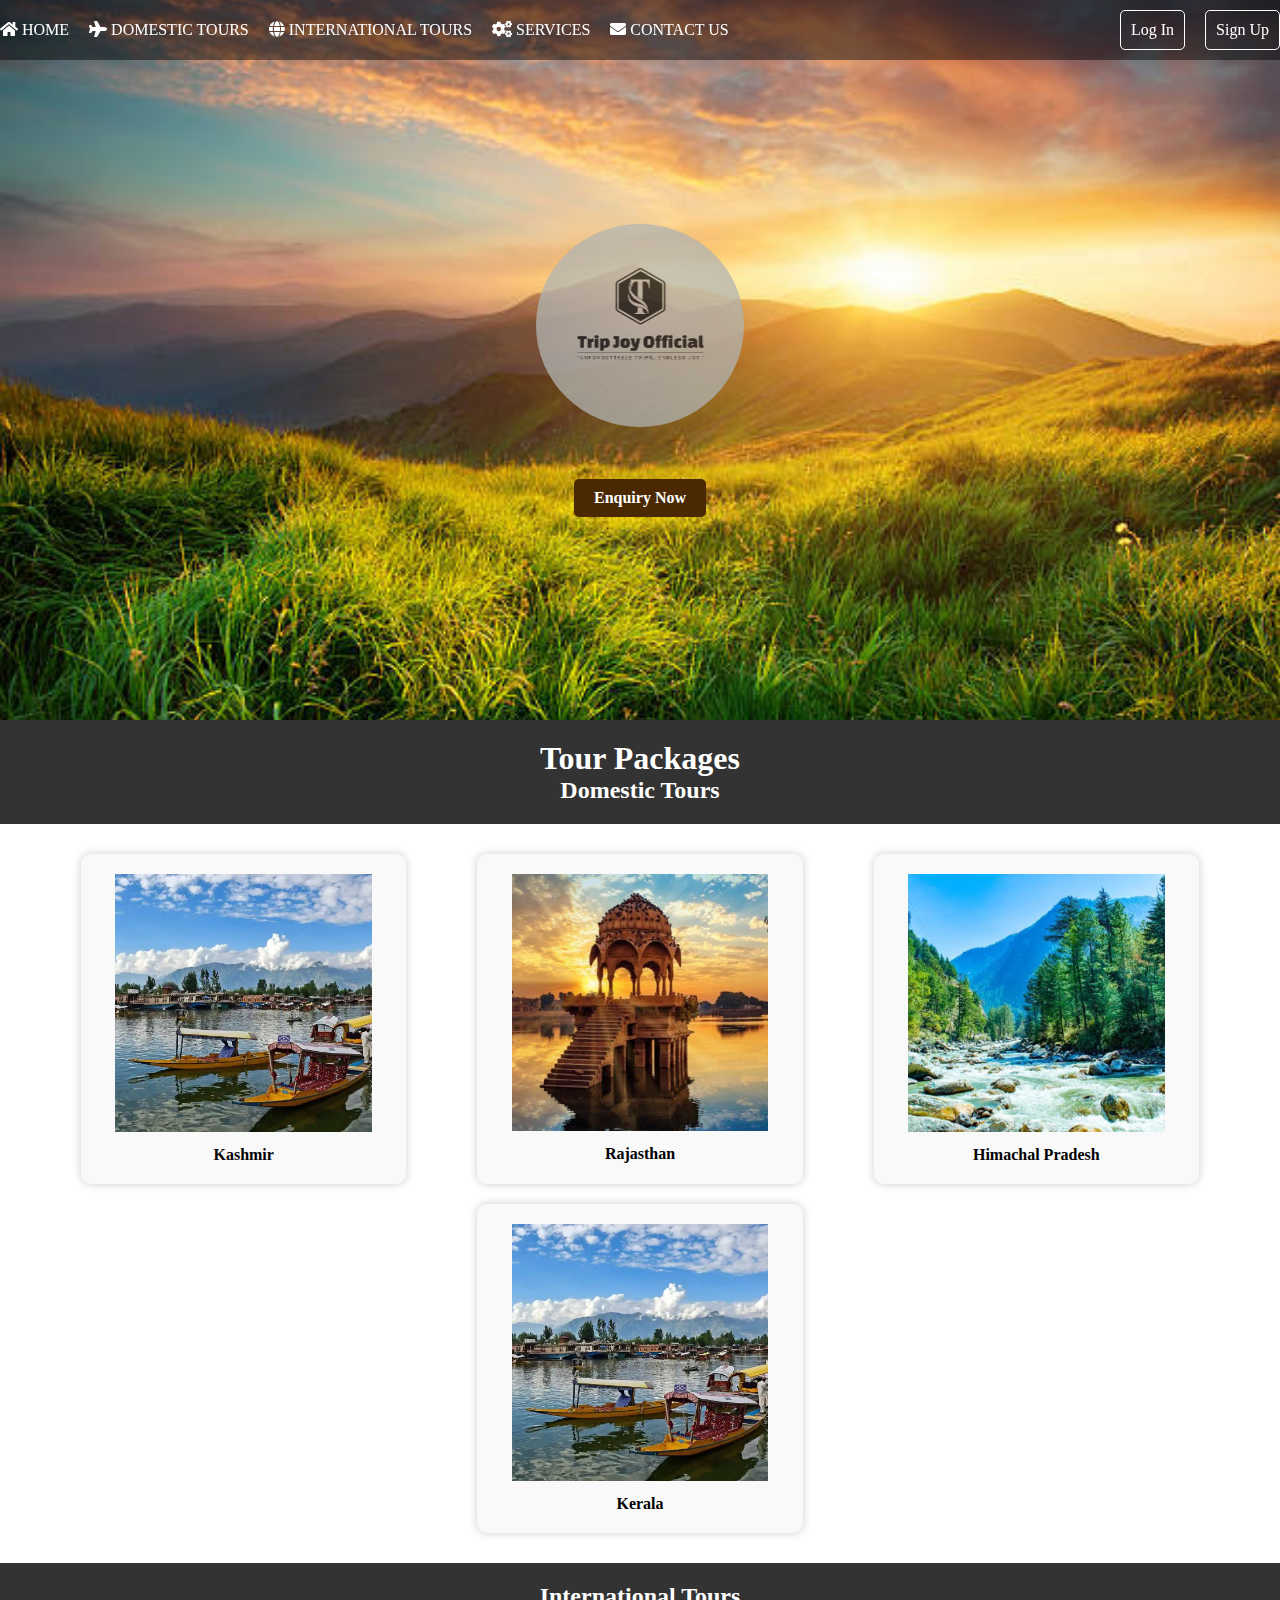
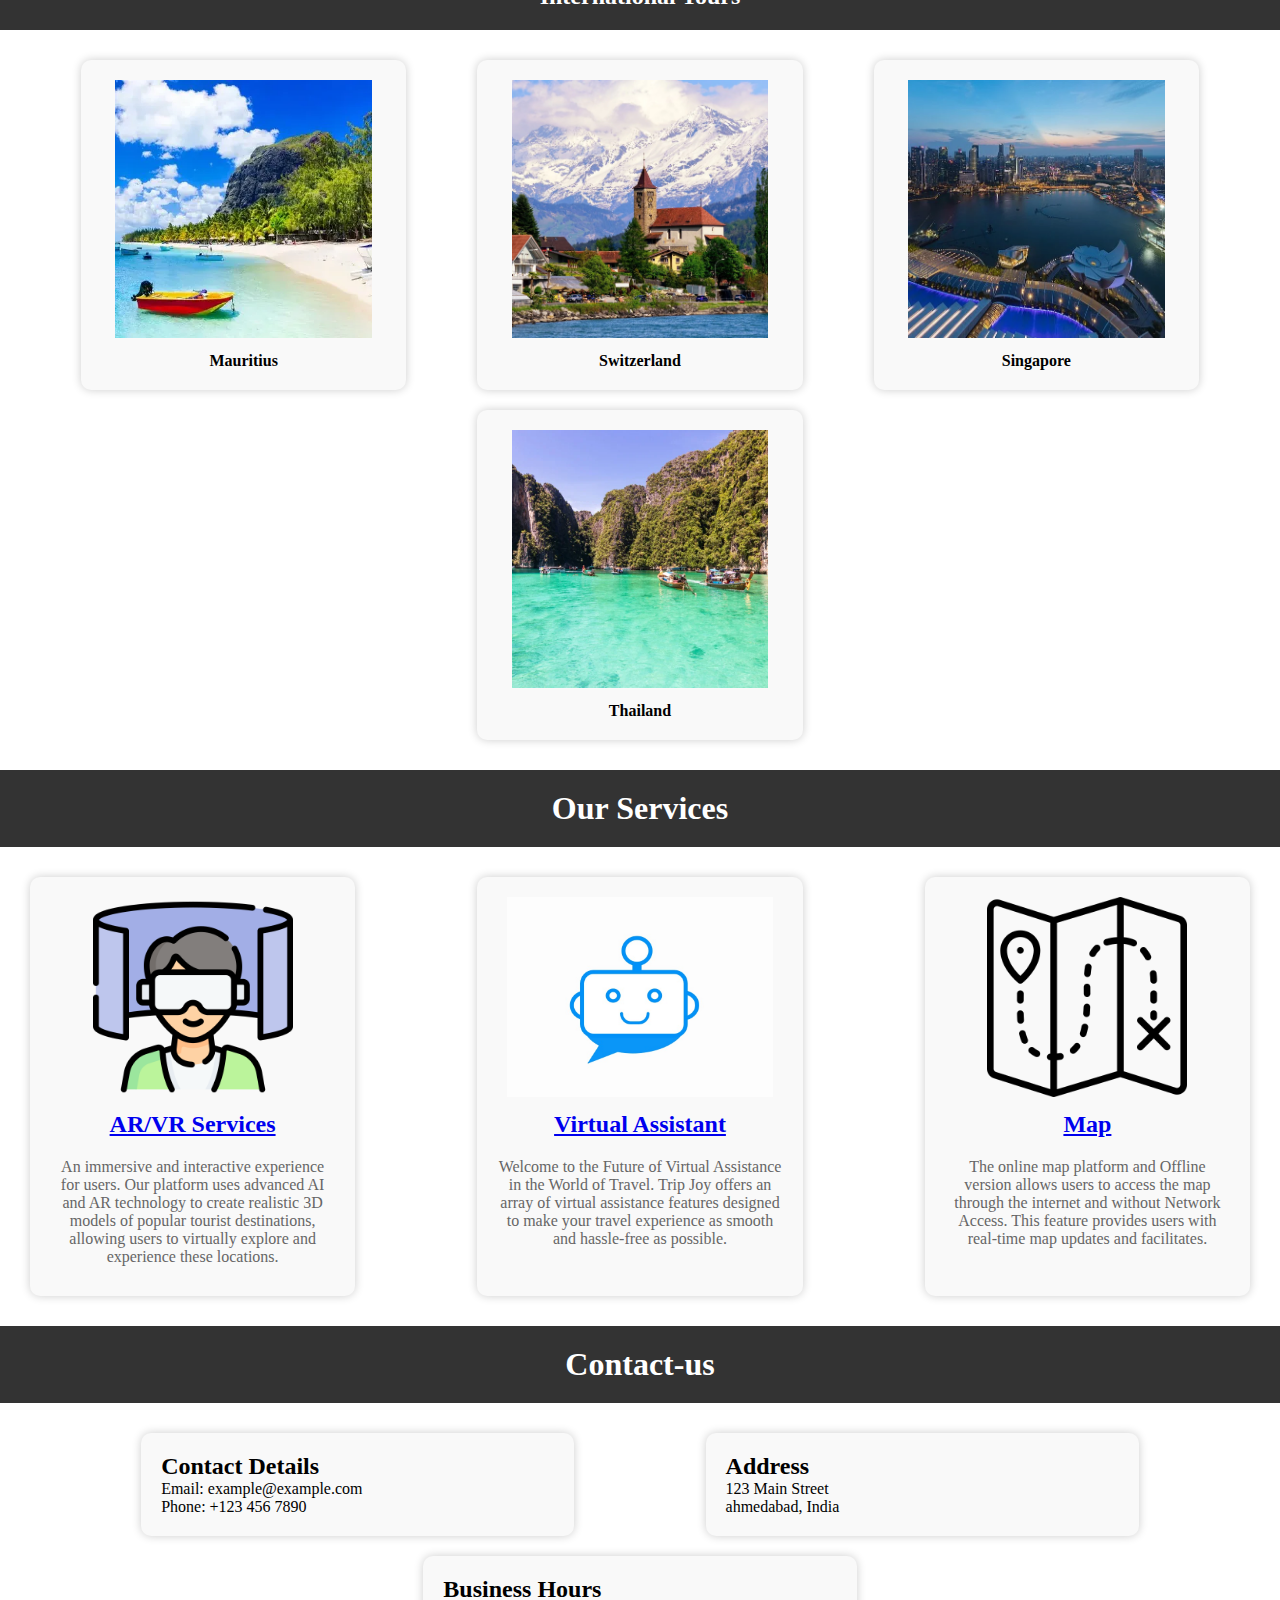
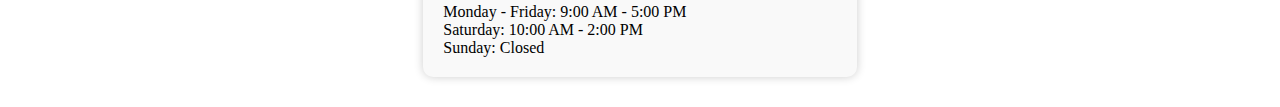
<file: miniproject/index.html>
<!DOCTYPE html>
<html lang="en">

<head>
    <meta charset="UTF-8">
    <meta name="viewport" content="width=device-width, initial-scale=1.0">
    <title>Trip Joy Official</title>
    <link rel="icon" href="\images\T logo.png" type="image/x-icon">
    <link rel="stylesheet" href="style.css">
    <link href="https://cdn.jsdelivr.net/npm/bootstrap@5.3.2/dist/css/bootstrap.min.css" rel="stylesheet"
        integrity="sha384-T3c6CoIi6uLrA9TneNEoa7RxnatzjcDSCmG1MXxSR1GAsXEV/Dwwykc2MPK8M2HN" crossorigin="anonymous">
    <link rel="preconnect" href="https://static3.jdomni.in">
    <link rel="dns-prefetch" href="https://static1.jdomni.in">
    <link rel="dns-prefetch" href="https://static2.jdomni.in">
    <link rel="dns-prefetch" href="https://static3.jdomni.in">
    <link rel="dns-prefetch" href="https://image1.jdomni.in">
    <link rel="dns-prefetch" href="https://image2.jdomni.in">
    <link rel="dns-prefetch" href="https://image3.jdomni.in">
    <link rel="dns-prefetch" href="https://api1.jdomni.com">
    <link rel="dns-prefetch" href="https://api2.jdomni.com">
    <link rel="dns-prefetch" href="https://api3.jdomni.com">
    <link rel="dns-prefetch" href="&ZeroWidthSpace;https://fonts.gstatic.com">
    <link rel="stylesheet" href="https://cdnjs.cloudflare.com/ajax/libs/font-awesome/5.15.3/css/all.min.css">

</head>

<body>

    <div id="chat-widget-container">
        <!-- <iframe
            src="https://www.chatbase.co/chatbot-iframe/bBC3wwdOtHxNrIZ7kbcic"
            frameborder="0"
        ></iframe> -->
    
          <script>
            window.embeddedChatbotConfig = {
                chatbotId: "bBC3wwdOtHxNrIZ7kbcic",
                domain: "www.chatbase.co"
            };     
        </script> 
        <script src="https://www.chatbase.co/embed.min.js" chatbotId="" domain="www.chatbase.co" defer></script>
    </div>
    
  
    
    

    <div class="hero">
        <div class="main">
            <nav class="navbar" id="myNav">
                <div class="mobile-menu-toggle">
                    <i class="fas fa-bars"></i>
                </div>
                <ul class="menu">
                    <li><a href="index.html"><i class="fas fa-home"></i> HOME</a></li>
                    <li><a href="#1"><i class="fas fa-plane"></i> DOMESTIC TOURS</a></li>
                    <li><a href="#2"><i class="fas fa-globe"></i> INTERNATIONAL TOURS</a></li>
                    <li><a href="#3"><i class="fas fa-cogs"></i> SERVICES</a></li>
                   
                    <li><a href="#4"><i class="fas fa-envelope"></i> CONTACT US</a></li>
                </ul>

                <div class="user-buttons">
                    <a href="login.html" class="login-button">Log In</a>
                    <a href="signup.html" class="signup-button">Sign Up</a>
                </div>
            </nav>
        </div>
        <div class="hero-content">
            <img src="images\T logo.png" alt="Your Logo">
           <div> 
            <a href="enquiry.html" class="enquiry-button">Enquiry Now</a>
           </div>
        </div>

    </div>

    <div id="1">
        <header>
            <h1>Tour Packages</h1>
            <h2>Domestic Tours</h2>
        </header>
        <section class="tour-packages ">
            <div class="package ">
                <a href="kasmir.html">
                    <img src="images\kashmir.jpeg" alt="Kashmir">
                </a>
               
                <p>Kashmir</p>
            </div>
            <div class="package">
                <a href="rajasthan.html"><img src="images\Rajasthan.webp" alt="Rajasthan"></a>
                
                <p>Rajasthan</p>
            </div>
            <div class="package">
                <a href="himachal.html"><img src="images\HImachal.jpg" alt="Himachal Pradesh"></a>
                
                <p>Himachal Pradesh</p>
            </div>
            <div class="package">
                <a href="kerala.html"><img src="images\kashmir.jpeg" alt="Kerala"></a>
                
                <p>Kerala</p>
            </div>
        </section>
    </div>


    <div id="2">
        <header>

            <h2>International Tours</h2>
        </header>
        <section class="tour-packages">
            <div class="package">
                <a href="mauritius.html"> <img src="images\Mauritius.webp" alt="Mauritius"></a>
               
                <p>Mauritius</p>
            </div>
            <div class="package">
                <a href="switzerland.html"><img src="images\Switzerland.webp" alt="Switzerland"></a>
                
                <p>Switzerland</p>
            </div>
            <div class="package">
                <a href="singapore.html"><img src="images\Singapore.webp" alt="Singapore"></a>
                
                <p>Singapore</p>
            </div>
            <div class="package">
                <a href="thailand.html"><img src="images\Thailand.webp" alt="Thailand"></a>
                
                <p>Thailand</p>
            </div>
        </section>
    </div>


    <div id="3">

        <header>
            <h1>Our Services</h1>
        </header>
        <section class="services">
            <div class="service-card">
                <a href="https://arvr.google.com/"><img src="images\virtual-tour.png" alt="AR/VR Services">
                <h2>AR/VR Services</h2></a>
                
                <p class="text-body-emphasis fs-8">An immersive and interactive experience for users. Our platform uses advanced AI and AR technology to create realistic 3D models of popular tourist destinations, allowing users to virtually explore and experience these locations.</p>
            </div>
            
            <!-- <div class="service-card">
                <a href="#"><img src="images\Air Ticket Agent.webp" alt="Air Ticket Agent">
                
                <h2>Air Ticket Agent</h2></a>
                <p>Lorem ipsum dolor sit amet, consectetur adipiscing elit. Nullam auctor ex in mi dapibus, vel dictum
                    nisl tempus.</p>
            </div> -->
            <div class="service-card ">
                <a href="chat_html.html"><img src="images\VIrtual Assistance.jpeg" alt="Virtual Assistant">
                
                <h2>Virtual Assistant</h2></a>
                <p class="text-body-emphasis fs-8">Welcome to the Future of Virtual Assistance in the World of Travel. Trip Joy offers an array of virtual assistance features designed to make your travel experience as smooth and hassle-free as possible. </p>
            </div>

            <div class="service-card ">
                <a href="https://www.google.com/maps/place/Mauritius/@-15.4739651,35.6831257,4.68z/data=!4m6!3m5!1s0x217c504df94474c9:0x4203d9c2116bd031!8m2!3d-20.348404!4d57.552152!16zL20vMDR2czk?entry=ttu"><img src="images\map.png" alt="Virtual Assistant">
                <h2>Map</h2></a>
                
                <p class="text-body-emphasis fs-8">The online map platform  and Offline version allows users to access the map through the internet and without Network Access. This feature provides users with real-time map updates and facilitates.
                     
                </p>
            </div>
        </section>


    </div>
    <div id="4">
        <header>
            <h1>Contact-us</h1>
        </header>
        <div class="contact-container container-fluid ">

            <div class="contact-details ">
                <h2>Contact Details</h2>
                <p>Email: example@example.com</p>
                <p>Phone: +123 456 7890</p>
            </div>
            <div class="address ">
                <h2>Address</h2>
                <p>123 Main Street</p>
                <p>ahmedabad, India</p>
            </div>
            <div class="business-hours">
                <h2>Business Hours</h2>
                <p>Monday - Friday: 9:00 AM - 5:00 PM</p>
                <p>Saturday: 10:00 AM - 2:00 PM</p>
                <p>Sunday: Closed</p>
            </div>
        </div>

    </div>


   
    

    <script src="SCRIPT.JS"></script>
    <script src="https://cdn.jsdelivr.net/npm/bootstrap@5.3.2/dist/js/bootstrap.bundle.min.js"
        integrity="sha384-C6RzsynM9kWDrMNeT87bh95OGNyZPhcTNXj1NW7RuBCsyN/o0jlpcV8Qyq46cDfL"
        crossorigin="anonymous"></script>
</body>

</html>
</file>
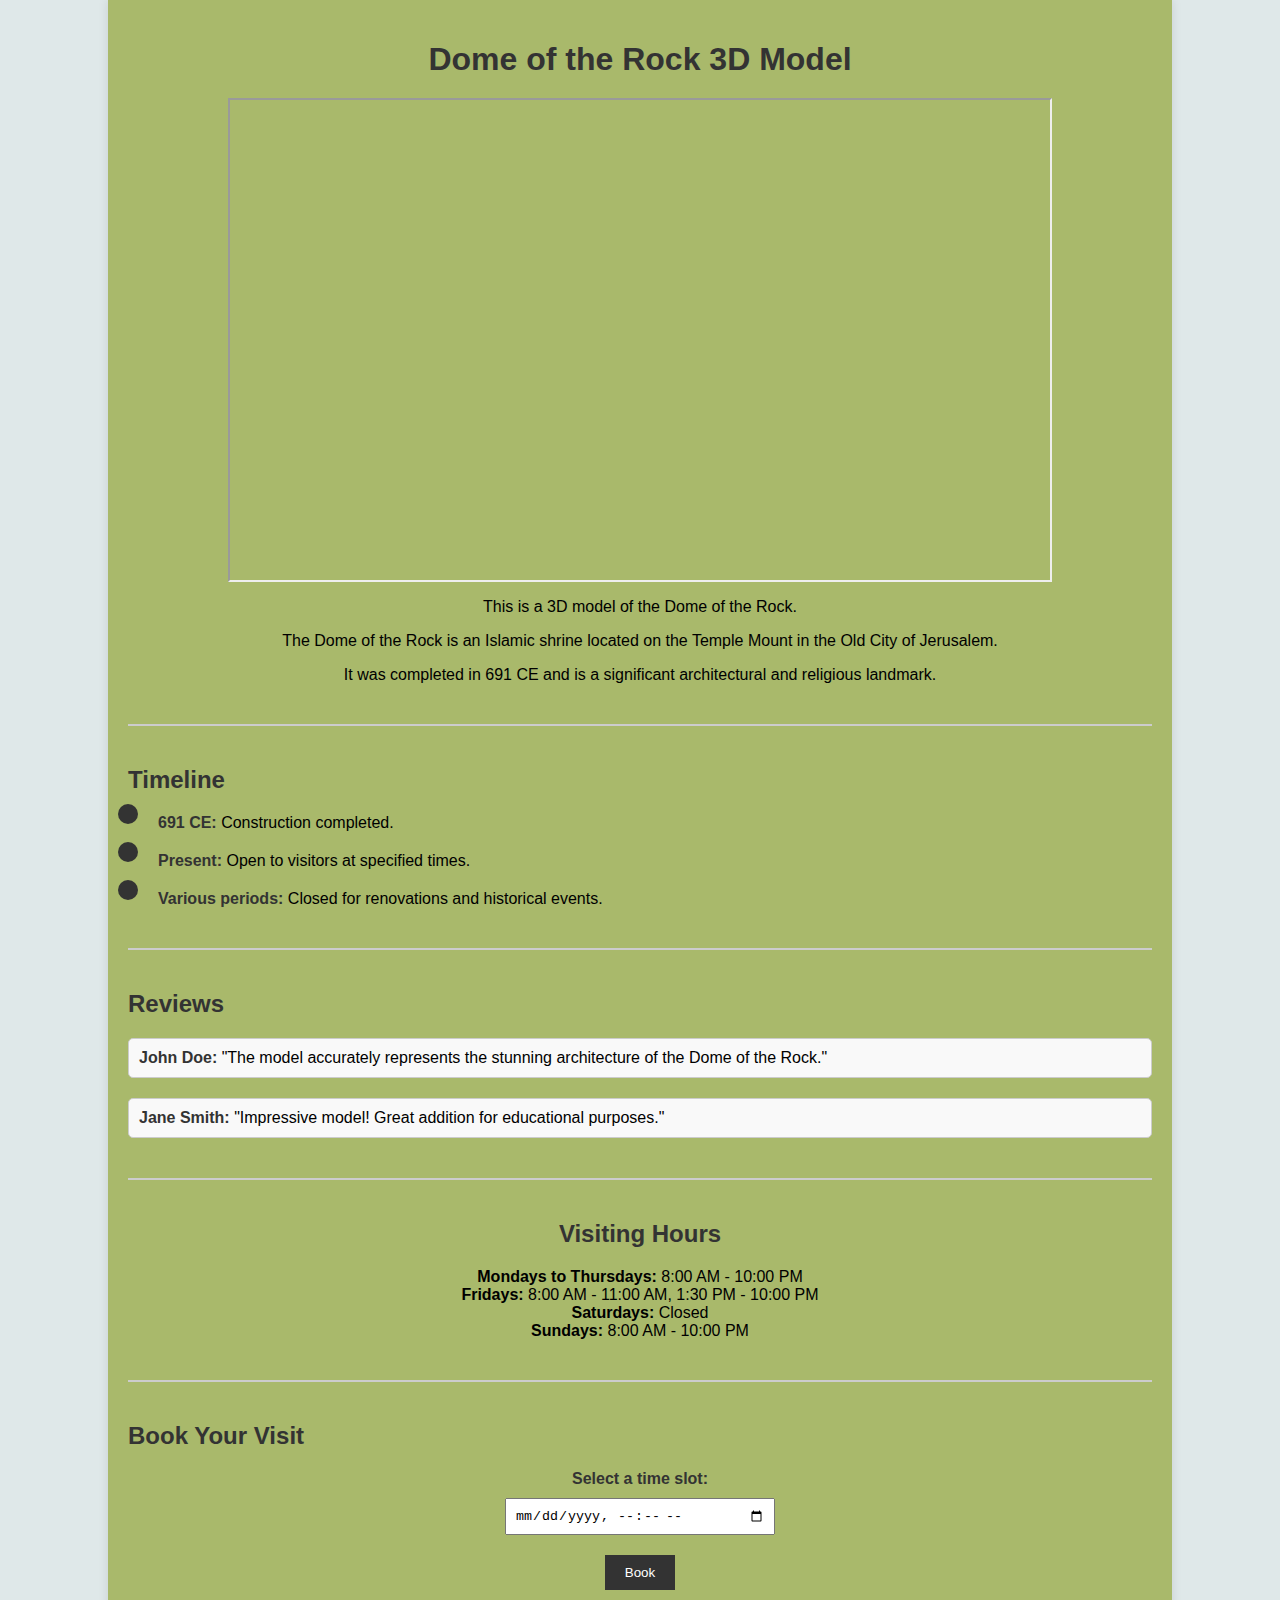
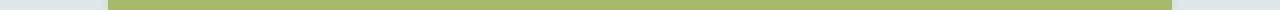
<file: miniproject/3d model.html>
<!DOCTYPE html>
<html lang="en">

<head>
    <meta charset="UTF-8">
    <title>Dome of the Rock 3D Model</title>
    <style>
        body {
            font-family: Arial, sans-serif;
            margin: 0;
            padding: 0;
            background-color: rgb(223, 232, 233);
        }

        #container {
            width: 80%;
            margin: 0 auto;
            padding: 20px;
            background-color: #a9b96b;
            box-shadow: 0 0 10px rgba(0, 0, 0, 0.1);
        }

        h1 {
            text-align: center;
            margin-bottom: 20px;
            color: #333;
        }

        #content {
            text-align: center;
        }

        iframe {
            display: block;
            margin: 0 auto;
            width: 80%;
            height: 480px;
        }

        .timeline {
            margin-top: 40px;
            text-align: left;
            border-top: 2px solid #ccc;
            padding-top: 20px;
        }

        .timeline h2 {
            margin-bottom: 20px;
            color: #333;
        }

        .timeline-item {
            margin-bottom: 20px;
            padding-left: 30px;
            position: relative;
        }

        .timeline-item:before {
            content: '';
            position: absolute;
            top: 0;
            left: 0;
            width: 20px;
            height: 20px;
            border-radius: 50%;
            background: #333;
            transform: translate(-50%, -50%);
        }

        .timeline-item strong {
            font-weight: bold;
            color: #333;
        }

        .reviews {
            margin-top: 40px;
            text-align: left;
            border-top: 2px solid #ccc;
            padding-top: 20px;
        }

        .reviews h2 {
            margin-bottom: 20px;
            color: #333;
        }

        .review-item {
            margin-bottom: 20px;
            padding: 10px;
            border: 1px solid #ccc;
            border-radius: 5px;
            background-color: #f9f9f9;
        }

        .review-item strong {
            font-weight: bold;
            color: #333;
        }

        .booking {
            margin-top: 40px;
            text-align: left;
            border-top: 2px solid #ccc;
            padding-top: 20px;
        }

        .booking h2 {
            margin-bottom: 20px;
            color: #333;
        }

        .booking-form {
            display: flex;
            flex-direction: column;
            align-items: center;
        }

        .booking-form label {
            margin-bottom: 10px;
            font-weight: bold;
            color: #333;
        }

        .booking-form input[type="datetime-local"] {
            padding: 8px;
            margin-bottom: 20px;
            width: 250px;
        }

        .booking-form input[type="submit"] {
            padding: 10px 20px;
            background-color: #333;
            color: #fff;
            border: none;
            cursor: pointer;
        }

        .booking-form input[type="submit"]:hover {
            background-color: #555;
        }

        .time-schedule,
        .reviews,
        .booking {
            width: 100%;
            margin-top: 40px;
            border-top: 2px solid #ccc;
            padding-top: 20px;
        }

        .time-schedule h2,
        .reviews h2,
        .booking h2 {
            margin-bottom: 20px;
            color: #333;
        }
    </style>
</head>

<body bgcolor="khaki">
    <div id="container">
        <h1>Dome of the Rock 3D Model</h1>
        <div id="content">
            <iframe title="A 3D model" width="640" height="480" src="https://sketchfab.com/models/0e9f985497cd4cd5a089fea2733bb3e6/embed"></iframe>
            <p>This is a 3D model of the Dome of the Rock.</p>
            <p>The Dome of the Rock is an Islamic shrine located on the Temple Mount in the Old City of Jerusalem.</p>
            <p>It was completed in 691 CE and is a significant architectural and religious landmark.</p>

            <div class="timeline">
                <h2>Timeline</h2>
                <div class="timeline-item">
                    <strong>691 CE:</strong> Construction completed.
                </div>
                <div class="timeline-item">
                    <strong>Present:</strong> Open to visitors at specified times.
                </div>
                <div class="timeline-item">
                    <strong>Various periods:</strong> Closed for renovations and historical events.
                </div>
            </div>

            <div class="reviews">
                <h2>Reviews</h2>
                <div class="review-item">
                    <strong>John Doe:</strong> "The model accurately represents the stunning architecture of the Dome of the Rock."
                </div>
                <div class="review-item">
                    <strong>Jane Smith:</strong> "Impressive model! Great addition for educational purposes."
                </div>
            </div>

            <div class="time-schedule">
                <h2>Visiting Hours</h2>
                <div class="schedule-item">
                    <strong>Mondays to Thursdays:</strong> 8:00 AM - 10:00 PM
                </div>
                <div class="schedule-item">
                    <strong>Fridays:</strong> 8:00 AM - 11:00 AM, 1:30 PM - 10:00 PM
                </div>
                <div class="schedule-item">
                    <strong>Saturdays:</strong> Closed
                </div>
                <div class="schedule-item">
                    <strong>Sundays:</strong> 8:00 AM - 10:00 PM
                </div>
            </div>

            <!-- Booking section -->
            <div class="booking">
                <h2>Book Your Visit</h2>
                <div class="booking-form">
                    <label for="booking-time">Select a time slot:</label>
                    <input type="datetime-local" id="booking-time" name="booking-time">
                    <input type="submit" value="Book">
                </div>
            </div>
        </div>
    </div>
</body>

</html>
</file>
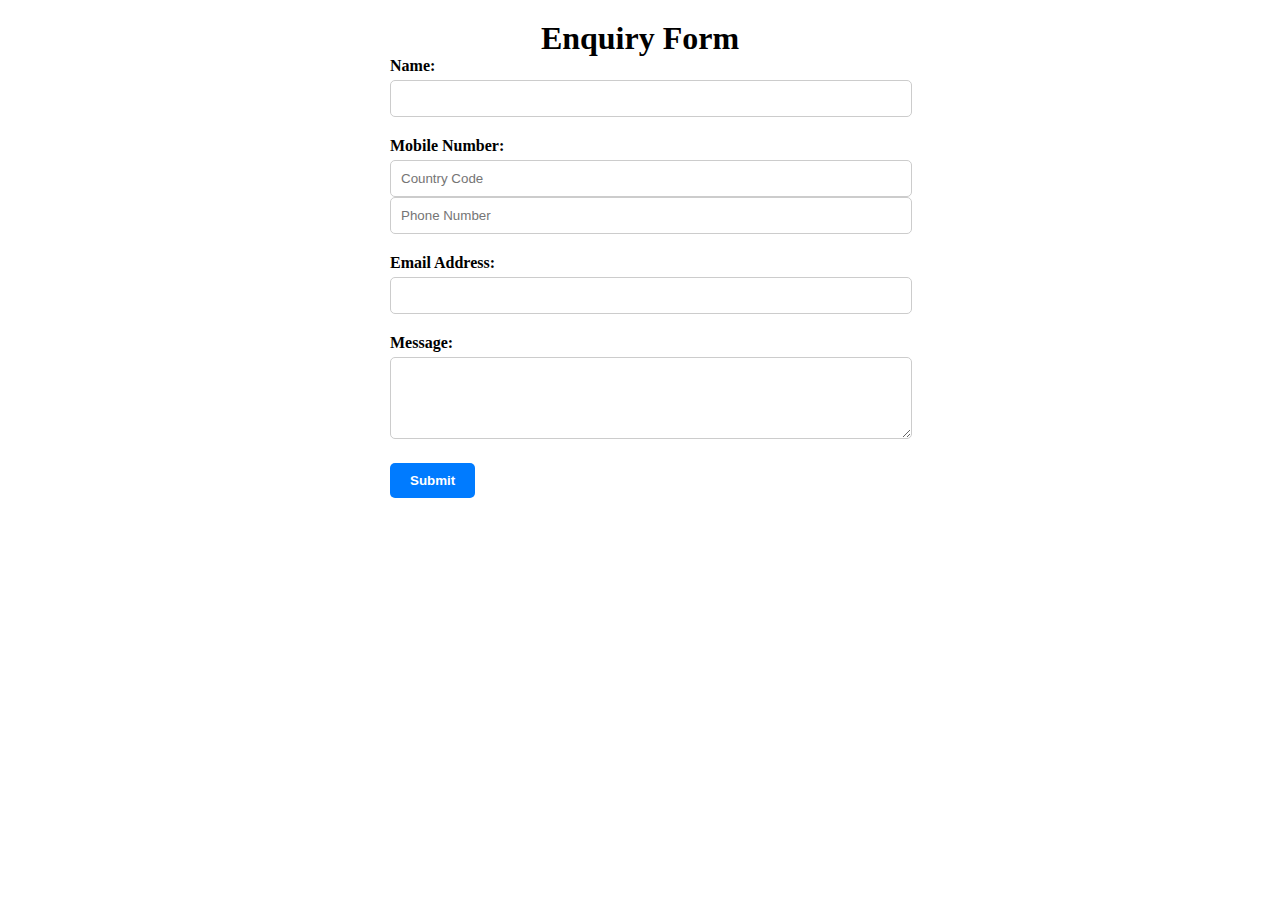
<file: miniproject/enquiry.html>
<!DOCTYPE html>
<html lang="en">
<head>
    <meta charset="UTF-8">
    <meta name="viewport" content="width=device-width, initial-scale=1.0">
    <link rel="stylesheet" href="style2.css">
    <title>Enquiry</title>
</head>
<body>
    <div class="enquiry-container">
        <h1>Enquiry Form</h1>
        <form id="enquiry-form">
            <div class="form-group">
                <label for="name">Name:</label>
                <input type="text" id="name" name="name" required>
            </div>
            <div class="form-group">
                <label for="mobile">Mobile Number:</label>
                <input type="text" id="country-code" name="country-code" placeholder="Country Code" required>
                <input type="text" id="phone-number" name="phone-number" placeholder="Phone Number" required>
            </div>
            <div class="form-group">
                <label for="email">Email Address:</label>
                <input type="email" id="email" name="email" required>
            </div>
            <div class="form-group">
                <label for="message">Message:</label>
                <textarea id="message" name="message" rows="4" required></textarea>
            </div>
            <button type="submit">Submit</button>
        </form>
    </div>
    <script src="script2.js"></script>
</body>
</html>
</file>
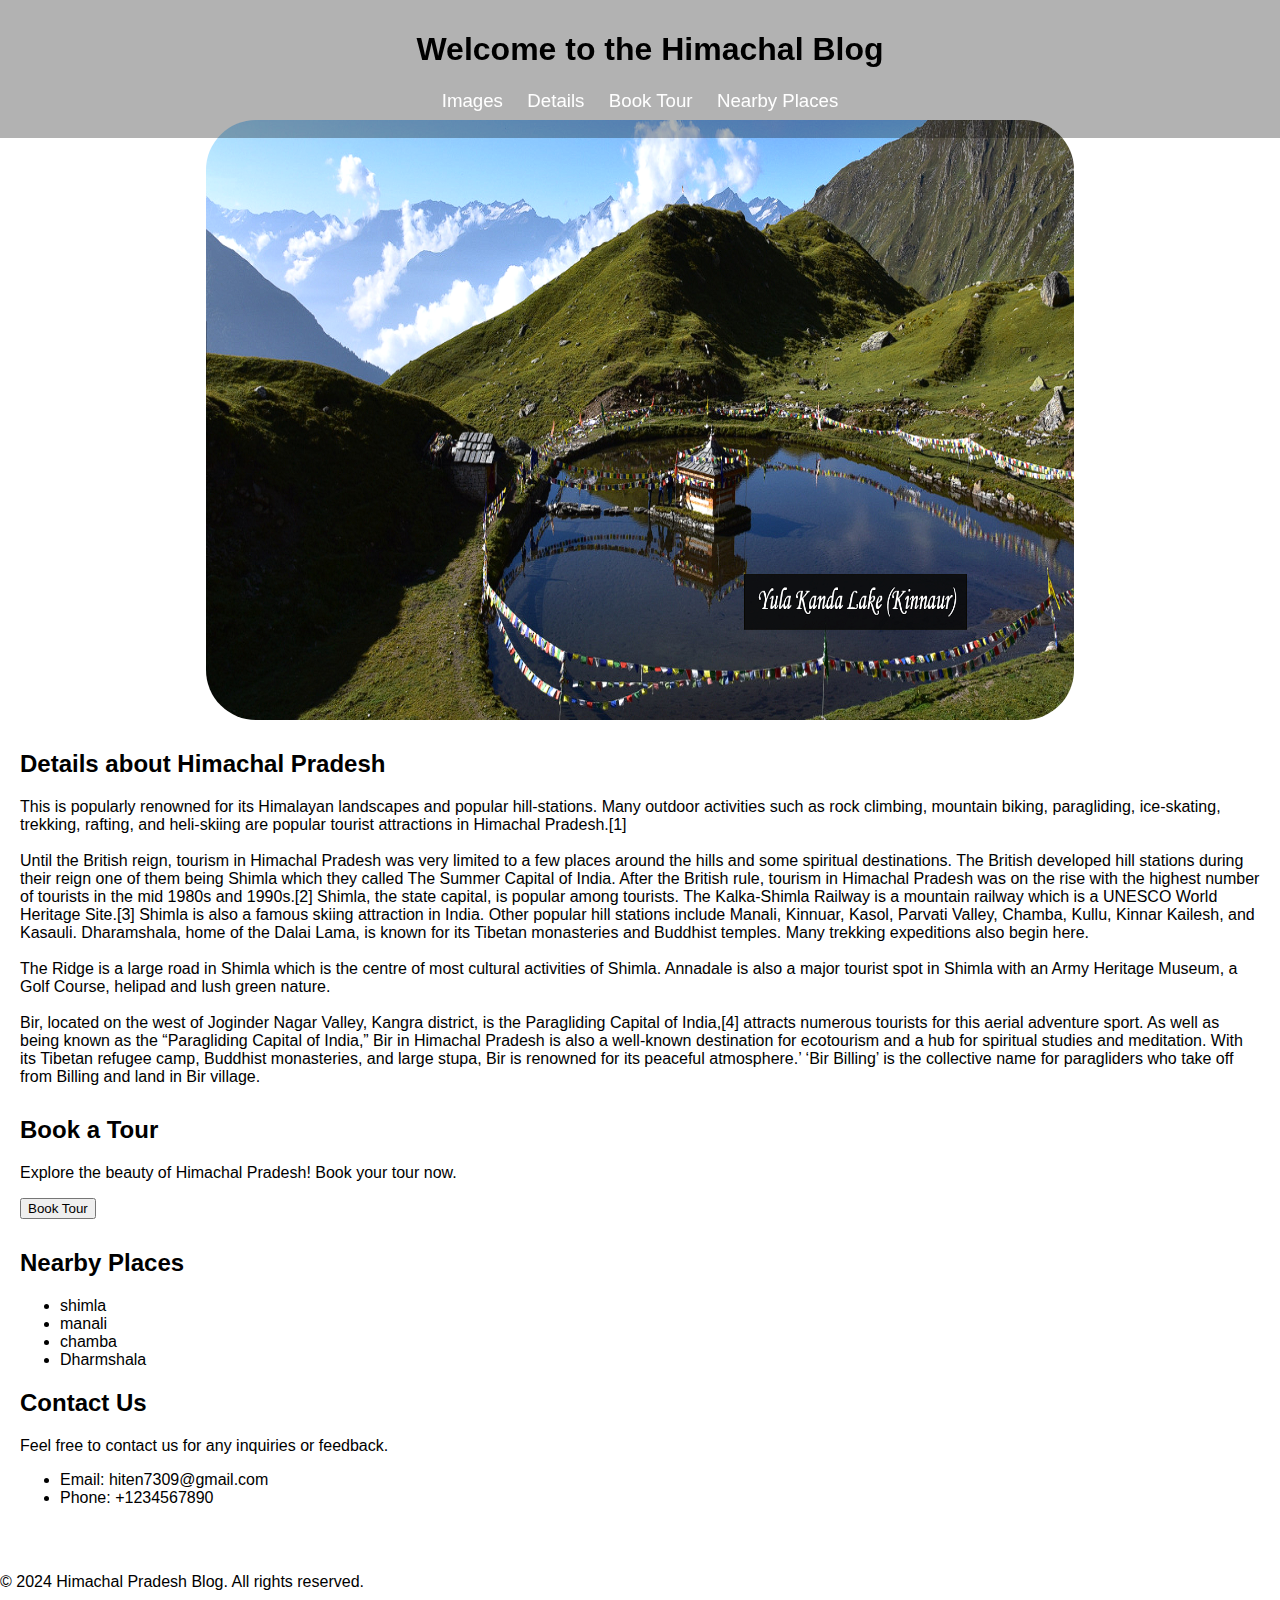
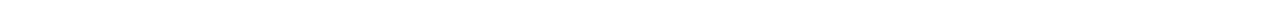
<file: miniproject/himachal.html>
<!DOCTYPE html>
<html lang="en">
<head>
    <meta charset="UTF-8">
    <meta name="viewport" content="width=device-width, initial-scale=1.0">
    <title>Himachal Blog</title>
    <link rel="stylesheet" href="kashmir.css">
    <link href="https://cdn.jsdelivr.net/npm/bootstrap@5.3.2/dist/css/bootstrap.min.css" rel="stylesheet" integrity="sha384-T3c6CoIi6uLrA9TneNEoa7RxnatzjcDSCmG1MXxSR1GAsXEV/Dwwykc2MPK8M2HN" crossorigin="anonymous">
    <style>
        .fade-in-out {
    transition: opacity 1.5s ease-in-out;
    opacity: 1;
    }

    .fade-in-out.fade-out {
    opacity: 0.7;
    }
    .centre-img {
        margin: 0 auto; /* This will horizontally center the image */
        display: block; /* Ensures the image behaves as a block element */
    }
    </style>
</head>
<body>
    <header>
        <h1>Welcome to the Himachal Blog</h1>
        <nav>
            <ul>
                <li><a href="#images">Images</a></li>
                <li><a href="#details">Details</a></li>
                <li><a href="#book-tour">Book Tour</a></li>
                <li><a href="#nearby-places">Nearby Places</a></li>
            </ul>
        </nav>
    </header>
  
    <main>
        <section class="text-start">
            <img id="blog-image" class="img-responsive img-mx-auto img-fluid d-block fade-in-out centre-img" src="images/himachal.png" alt="Himachal" style="width: 70%; height: 600px;" />
        </section>
        <section id="details">
            <h2></h2>
            <p class="text-dark-emphasis">
                
            </p>
        </section>
        <section id="details" class="mt-5 mb-5">
            <div class="card shadow">
                <div class="card-body">
                    <h2 class="card-title">Details about Himachal Pradesh</h2>
                    <p class="card-text text-dark-emphasis">
                        This is popularly renowned for its Himalayan landscapes and popular hill-stations. Many outdoor activities such as rock climbing, mountain biking, paragliding, ice-skating, trekking, rafting, and heli-skiing are popular tourist attractions in Himachal Pradesh.[1]<br><br>

Until the British reign, tourism in Himachal Pradesh was very limited to a few places around the hills and some spiritual destinations. The British developed hill stations during their reign one of them being Shimla which they called The Summer Capital of India. After the British rule, tourism in Himachal Pradesh was on the rise with the highest number of tourists in the mid 1980s and 1990s.[2]

Shimla, the state capital, is popular among tourists. The Kalka-Shimla Railway is a mountain railway which is a UNESCO World Heritage Site.[3] Shimla is also a famous skiing attraction in India. Other popular hill stations include Manali, Kinnuar, Kasol, Parvati Valley, Chamba, Kullu, Kinnar Kailesh, and Kasauli.

Dharamshala, home of the Dalai Lama, is known for its Tibetan monasteries and Buddhist temples. Many trekking expeditions also begin here.<br><br>

The Ridge is a large road in Shimla which is the centre of most cultural activities of Shimla. Annadale is also a major tourist spot in Shimla with an Army Heritage Museum, a Golf Course, helipad and lush green nature.<br><br>

Bir, located on the west of Joginder Nagar Valley, Kangra district, is the Paragliding Capital of India,[4] attracts numerous tourists for this aerial adventure sport. As well as being known as the “Paragliding Capital of India,” Bir in Himachal Pradesh is also a well-known destination for ecotourism and a hub for spiritual studies and meditation. With its Tibetan refugee camp, Buddhist monasteries, and large stupa, Bir is renowned for its peaceful atmosphere.’ ‘Bir Billing’ is the collective name for paragliders who take off from Billing and land in Bir village.<br>
                    </p>
                </div>
            </div>
        </section>
  
        <section id="book-tour" class="text-center">
        <div class="card d-inline-block shadow">
            <div class="card-body">
                <h2 class="card-title">Book a Tour</h2>
                <p class="card-text">Explore the beauty of Himachal Pradesh! Book your tour now.</p>
                <button class="btn btn-danger" onclick="window.location.href = 'enquiry.html';">Book Tour</button>
            </div>
        </div>
    </section>
        
        <section id="nearby-places" class="row mt-5">
            <div class="col-md-6">
                <div class="card shadow">
                    <div class="card-body">
                        <h2 class="card-title">Nearby Places</h2>
                        <ul>
                            <li>shimla</li>
                            <li>manali</li>
                            <li>chamba</li>
                            <li>Dharmshala</li>
                        </ul>
                    </div>
                </div>
            </div>
            <div class="col-md-6">
                <div class="card shadow">
                    <div class="card-body">
                        <h2 class="card-title">Contact Us</h2>
                        <p class="card-text">Feel free to contact us for any inquiries or feedback.</p>
                        <ul>
                            <li>Email: hiten7309@gmail.com</li>
                            <li>Phone: +1234567890</li>
                            <!-- Add more contact details here -->
                        </ul>
                    </div>
                </div>
            </div>
        </section>
    </main>
    
    <footer class="bg-dark text-light text-center py-3">
        <p>&copy; 2024 Himachal Pradesh Blog. All rights reserved.</p>
    </footer>

    <script>
       var images = ["himachal.png", "himachal2.png", "himachal3.png", "himachal4.png"];
var currentIndex = 0;
var img = document.getElementById("blog-image");

setInterval(function() {
    currentIndex = (currentIndex + 1) % images.length;
    var nextImg = new Image();
    nextImg.src = "images/" + images[currentIndex];
    nextImg.onload = function() {
        img.classList.add("fade-out");
        setTimeout(function() {
            img.src = nextImg.src;
            img.classList.remove("fade-out");
        }, 900); // Delay changing the image until the fade-out animation completes
    };
}, 2000);
</script>
</body>
</html>
</file>
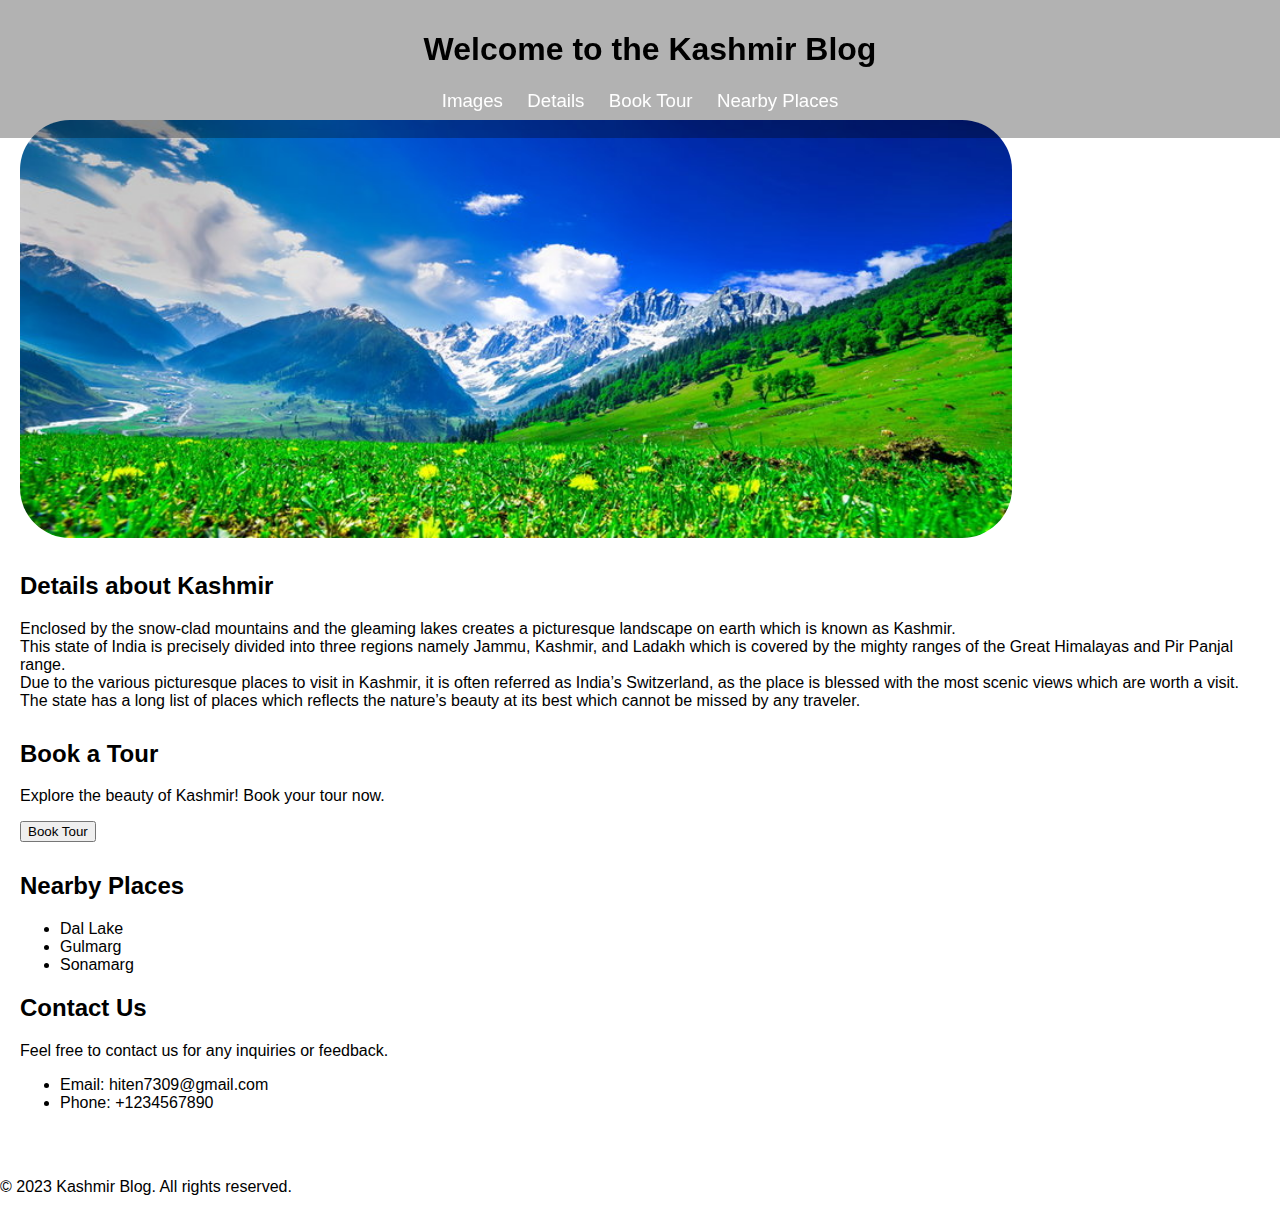
<file: miniproject/kasmir.html>
<!DOCTYPE html>
<html lang="en">
<head>
    <meta charset="UTF-8">
    <meta name="viewport" content="width=device-width, initial-scale=1.0">
    <title>kashmir Blog</title>


        <link rel="stylesheet" href="kashmir.css">
        <link href="https://cdn.jsdelivr.net/npm/bootstrap@5.3.2/dist/css/bootstrap.min.css" rel="stylesheet" integrity="sha384-T3c6CoIi6uLrA9TneNEoa7RxnatzjcDSCmG1MXxSR1GAsXEV/Dwwykc2MPK8M2HN" crossorigin="anonymous">

</head>
<body>
    <header>
        <h1>Welcome to the Kashmir Blog</h1>
        <nav>
            <ul>
              <li><a href="#images">Images</a></li>
                <li><a href="#details">Details</a></li>
                <li><a href="#book-tour">Book Tour</a></li>
                <li><a href="#nearby-places">Nearby Places</a></li>
            </ul>
        </nav>
    </header>
  
    <main>
        <section class="text-start">
    
         <img id="blog-image" class = " img1 img-responsive img- mx-auto img-fluid d-block" src="images\ksmr.jpg"alt="Kashmir" style="width: 80%;"/>
      </section>
      <section id="details" class="mt-5 mb-5">
        <div class="card shadow">
            <div class="card-body">
                <h2 class="card-title">Details about Kashmir</h2>
                <p class="card-text text-dark-emphasis">
                    Enclosed by the snow-clad mountains and the gleaming lakes creates a picturesque landscape on earth which is known as Kashmir. <br>
                    This state of India is precisely divided into three regions namely Jammu, Kashmir, and Ladakh which is covered by the mighty ranges of the Great Himalayas and Pir Panjal range.<br>
                     Due to the various picturesque places to visit in Kashmir, it is often referred as India’s Switzerland, as the place is blessed with the most scenic views which are worth a visit.<br>
                      The state has a long list of places which reflects the nature’s beauty at its best which cannot be missed by any traveler.<br>
                </p>
            </div>
        </div>
    </section>
  
       
  
    <section id="book-tour" class="text-center">
        <div class="card d-inline-block shadow">
            <div class="card-body">
                <h2 class="card-title">Book a Tour</h2>
                <p class="card-text">Explore the beauty of Kashmir! Book your tour now.</p>
                <button class="btn btn-danger" onclick="window.location.href = 'enquiry.html';">Book Tour</button>
            </div>
        </div>
    </section>
  
    <section id="nearby-places" class="row mt-5" >
        <div class="col-md-6">
            <div class="card shadow">
                <div class="card-body">
                    <h2 class="card-title">Nearby Places</h2>
                    <ul>
                        <li>Dal Lake</li>
                        <li>Gulmarg</li>
                        <li>Sonamarg</li>
                        <!-- Add more nearby places here -->
                    </ul>
                </div>
            </div>
        </div>
        <div class="col-md-6">
            <div class="card shadow">
                <div class="card-body">
                    <h2 class="card-title">Contact Us</h2>
                    <p class="card-text">Feel free to contact us for any inquiries or feedback.</p>
                    <ul>
                        <li>Email: hiten7309@gmail.com</li>
                        <li>Phone: +1234567890</li>
                        <!-- Add more contact details here -->
                    </ul>
                </div>
            </div>
        </div>
    </section>
</main>

<footer class="bg-dark text-light text-center py-3">
    <p>&copy; 2023 Kashmir Blog. All rights reserved.</p>
</footer>
<script type="text/javascript" src=""></script>
<script src="https://cdn.jsdelivr.net/npm/bootstrap@5.3.2/dist/js/bootstrap.bundle.min.js" integrity="sha384-C6RzsynM9kWDrMNeT87bh95OGNyZPhcTNXj1NW7RuBCsyN/o0jlpcV8Qyq46cDfL" crossorigin="anonymous"></script>

</body>
</html>
</file>
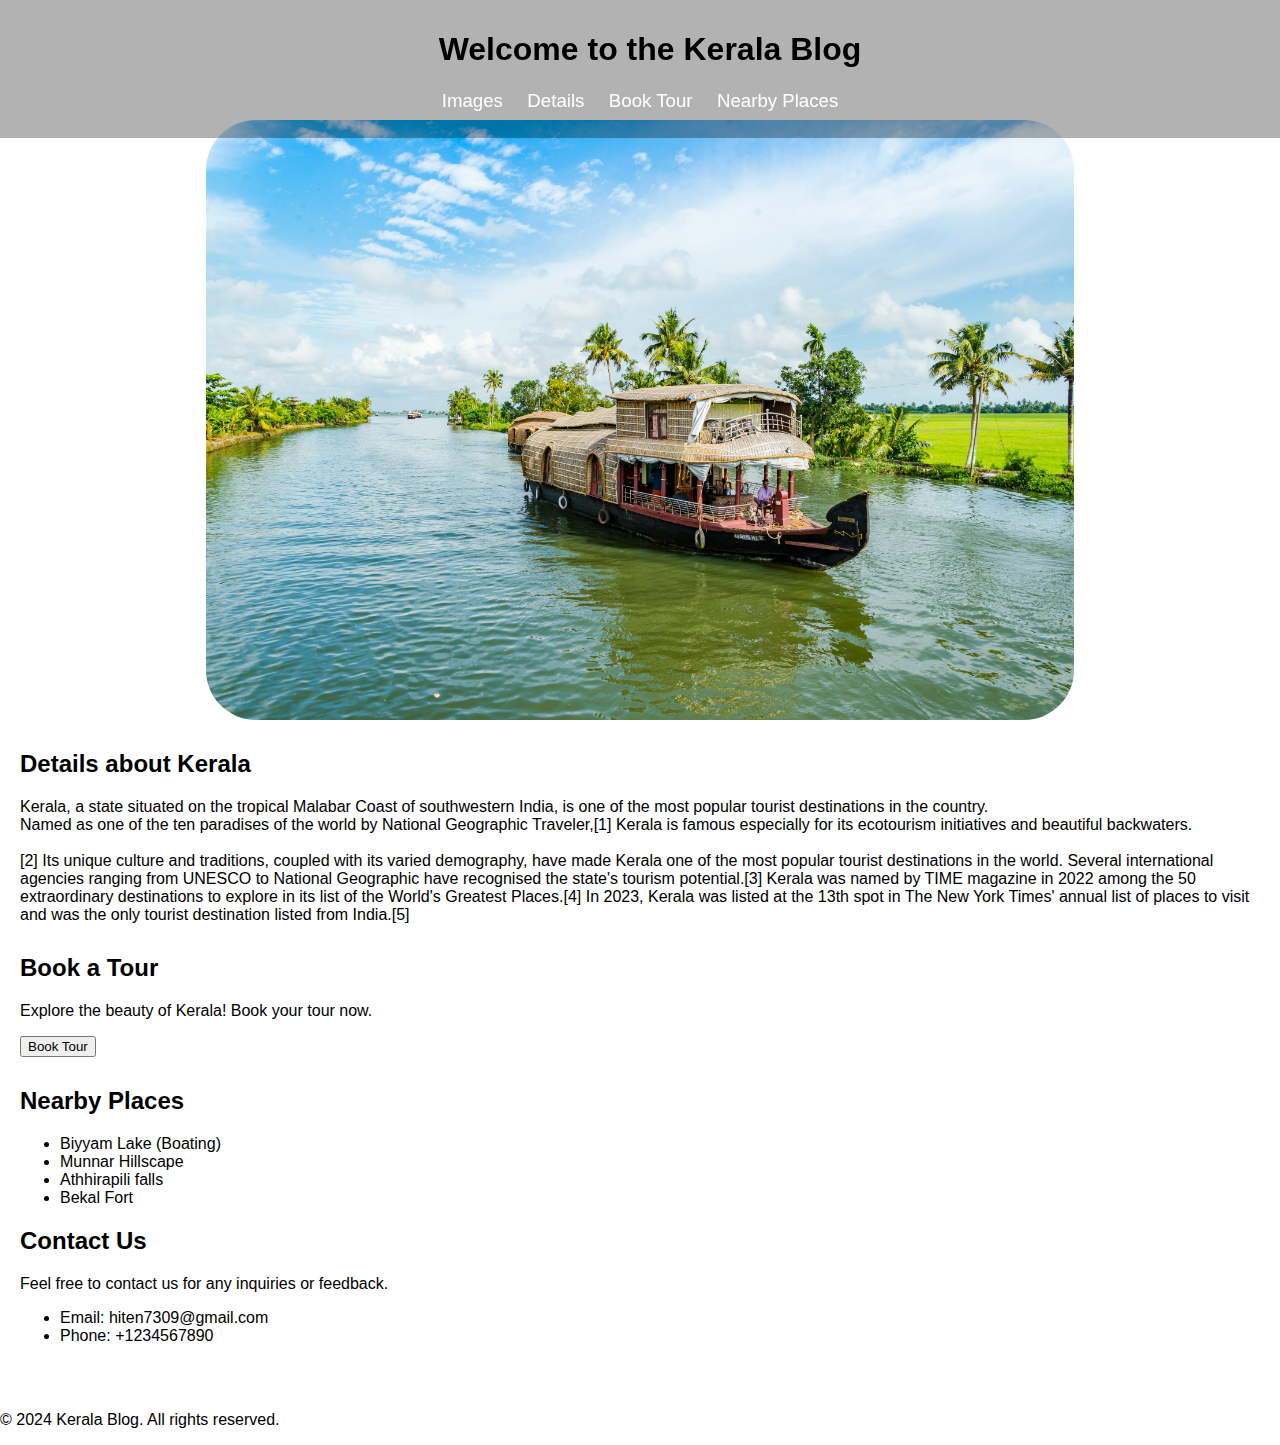
<file: miniproject/kerala.html>
<!DOCTYPE html>
<html lang="en">
<head>
    <meta charset="UTF-8">
    <meta name="viewport" content="width=device-width, initial-scale=1.0">
    <title>Kerala Blog</title>
    <link rel="stylesheet" href="kashmir.css">
    <link href="https://cdn.jsdelivr.net/npm/bootstrap@5.3.2/dist/css/bootstrap.min.css" rel="stylesheet" integrity="sha384-T3c6CoIi6uLrA9TneNEoa7RxnatzjcDSCmG1MXxSR1GAsXEV/Dwwykc2MPK8M2HN" crossorigin="anonymous">
    <style>
        .fade-in-out {
    transition: opacity 1.5s ease-in-out;
    opacity: 1;
    }

    .fade-in-out.fade-out {
    opacity: 0.7;
    }
    .centre-img {
        margin: 0 auto; /* This will horizontally center the image */
        display: block; /* Ensures the image behaves as a block element */
    }
    </style>
</head>
<body>
    <header>
        <h1>Welcome to the Kerala Blog</h1>
        <nav>
            <ul>
                <li><a href="#images">Images</a></li>
                <li><a href="#details">Details</a></li>
                <li><a href="#book-tour">Book Tour</a></li>
                <li><a href="#nearby-places">Nearby Places</a></li>
            </ul>
        </nav>
    </header>
  
    <main>
        <section class="text-start">
            <img id="blog-image" class="img-responsive img-mx-auto img-fluid d-block fade-in-out centre-img" src="images/kerala1.jpg" alt="thailand" style="width: 70%; height: 600px;" />
        </section>
        <section id="details">
            <h2></h2>
            <p class="text-dark-emphasis">
                
            </p>
        </section>
        <section id="details" class="mt-5 mb-5">
            <div class="card shadow">
                <div class="card-body">
                    <h2 class="card-title">Details about Kerala</h2>
                    <p class="card-text text-dark-emphasis">
                        Kerala, a state situated on the tropical Malabar Coast of southwestern India, is one of the most popular tourist destinations in the country.<br>
                         Named as one of the ten paradises of the world by National Geographic Traveler,[1] Kerala is famous especially for its ecotourism initiatives and beautiful backwaters.<br><br>
                         [2] Its unique culture and traditions, coupled with its varied demography, have made Kerala one of the most popular tourist destinations in the world. Several international agencies ranging from UNESCO to National Geographic have recognised the state's tourism potential.[3] Kerala was named by TIME magazine in 2022 among the 50 extraordinary destinations to explore in its list of the World's Greatest Places.[4] In 2023, Kerala was listed at the 13th spot in The New York Times' annual list of places to visit and was the only tourist destination listed from India.[5] 
                    </p>
                </div>
            </div>
        </section>
  
        <section id="book-tour" class="text-center">
        <div class="card d-inline-block shadow">
            <div class="card-body">
                <h2 class="card-title">Book a Tour</h2>
                <p class="card-text">Explore the beauty of Kerala! Book your tour now.</p>
                <button class="btn btn-danger" onclick="window.location.href = 'enquiry.html';">Book Tour</button>
            </div>
        </div>
    </section>
        
        <section id="nearby-places" class="row mt-5">
            <div class="col-md-6">
                <div class="card shadow">
                    <div class="card-body">
                        <h2 class="card-title">Nearby Places </h2>
                        <ul>  
                            <li>Biyyam Lake (Boating)</li>
                            <li>Munnar Hillscape</li>
                            <li>Athhirapili falls</li>
                            <li>Bekal Fort</li>
                        </ul>
                    </div>
                </div>
            </div>
            <div class="col-md-6">
                <div class="card shadow">
                    <div class="card-body">
                        <h2 class="card-title">Contact Us</h2>
                        <p class="card-text">Feel free to contact us for any inquiries or feedback.</p>
                        <ul>
                            <li>Email: hiten7309@gmail.com</li>
                            <li>Phone: +1234567890</li>
                            <!-- Add more contact details here -->
                        </ul>
                    </div>
                </div>
            </div>
        </section>
    </main>
    
    <footer class="bg-dark text-light text-center py-3">
        <p>&copy; 2024 Kerala Blog. All rights reserved.</p>
    </footer>

    <script>
       var images = ["kerala1.jpg", "kerala2.jpg"];
var currentIndex = 0;
var img = document.getElementById("blog-image");

setInterval(function() {
    currentIndex = (currentIndex + 1) % images.length;
    var nextImg = new Image();
    nextImg.src = "images/" + images[currentIndex];
    nextImg.onload = function() {
        img.classList.add("fade-out");
        setTimeout(function() {
            img.src = nextImg.src;
            img.classList.remove("fade-out");
        }, 900); // Delay changing the image until the fade-out animation completes
    };
}, 2000);
</script>
</body>
</html>
</file>
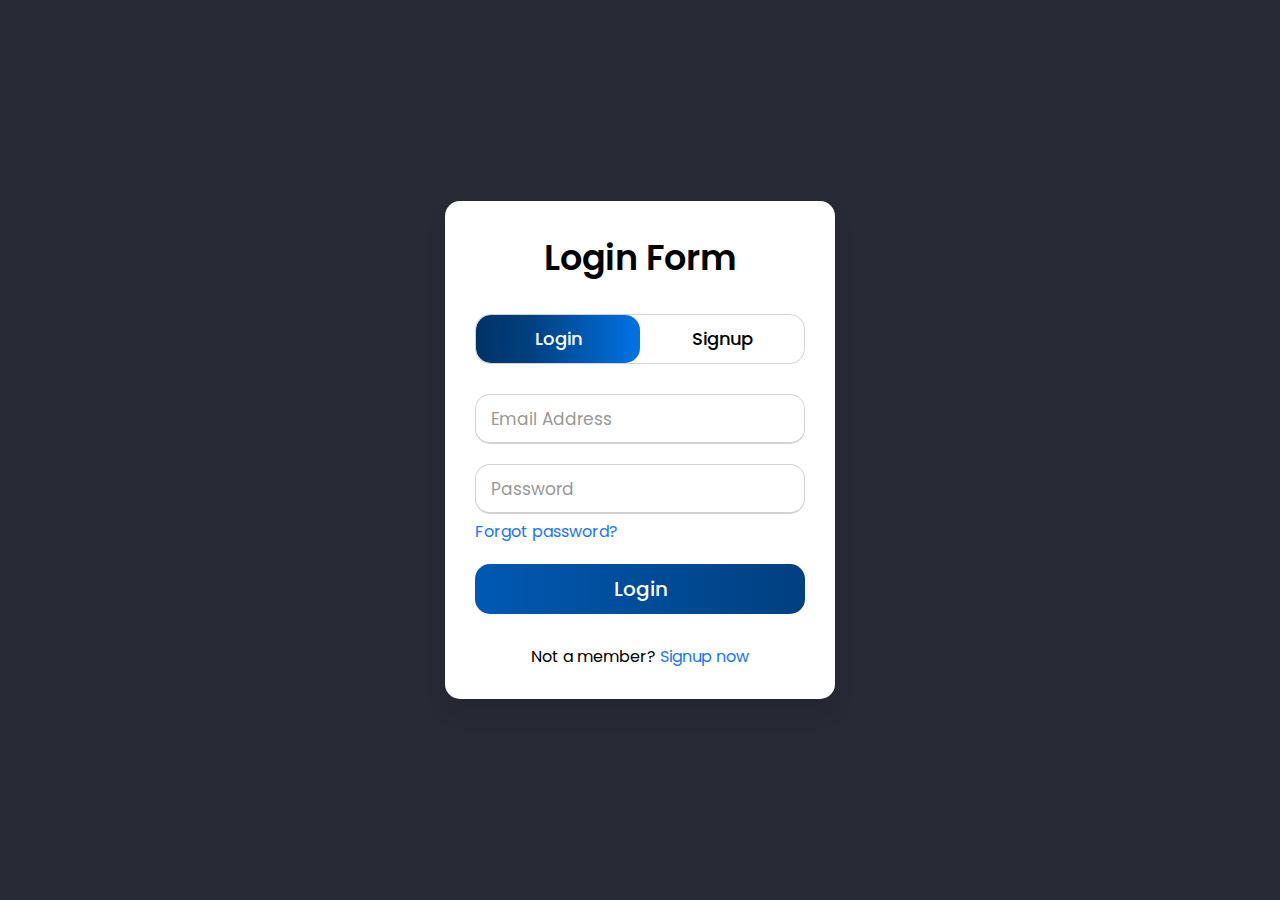
<file: miniproject/login.html>
<!DOCTYPE html>
<html lang="en" >
<head>
  <meta charset="UTF-8">
  <title>CodePen - login &amp; signup form</title>
  <link rel="stylesheet" href="./style1.css">

</head>
<body>
<!-- partial:index.partial.html -->
<div class="wrapper">
  <div class="title-text">
    <div class="title login">Login Form</div>
    <div class="title signup">Signup Form</div>
  </div>
  <div class="form-container">
    <div class="slide-controls">
      <input type="radio" name="slide" id="login" checked>
      <input type="radio" name="slide" id="signup">
      <label for="login" class="slide login">Login</label>
      <label for="signup" class="slide signup">Signup</label>
      <div class="slider-tab"></div>
    </div>
    <div class="form-inner">
      <form action="#" class="login">
        <div class="field">
          <input type="text" placeholder="Email Address" required>
        </div>
        <div class="field">
          <input type="password" placeholder="Password" required>
        </div>
        <div class="pass-link"><a href="#">Forgot password?</a></div>
        <div class="field btn">
          <div class="btn-layer"></div>
          <input type="submit" value="Login">
        </div>
        <div class="signup-link">Not a member? <a href="#">Signup now</a></div>
      </form>
      <form action="#" class="signup">
        <div class="field">
          <input type="text" placeholder="Email Address" required>
        </div>
        <div class="field">
          <input type="password" placeholder="Password" required>
        </div>
        <div class="field">
          <input type="password" placeholder="Confirm password" required>
        </div>
        <div class="field btn">
          <div class="btn-layer"></div>
          <input type="submit" value="Signup">
        </div>
      </form>
    </div>
  </div>
</div>
<!-- partial -->
  <script  src="./script1.js"></script>

</body>
</html>
</file>
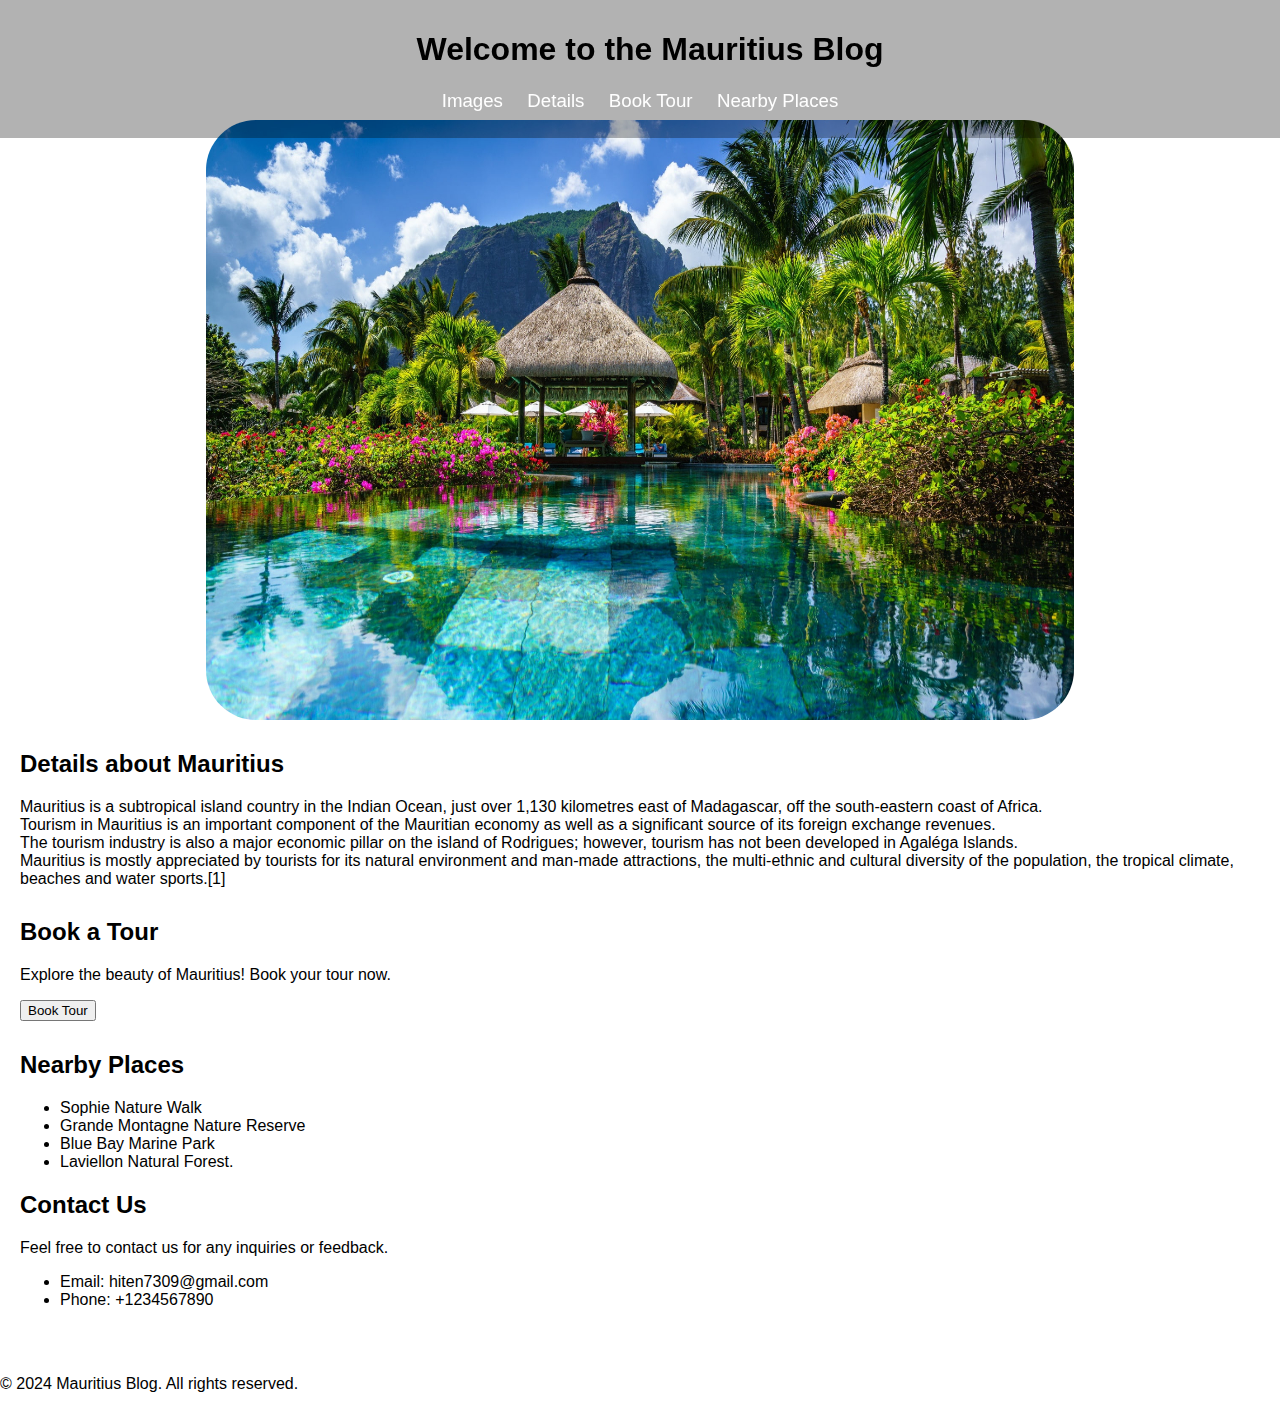
<file: miniproject/mauritius.html>
<!DOCTYPE html>
<html lang="en">
<head>
    <meta charset="UTF-8">
    <meta name="viewport" content="width=device-width, initial-scale=1.0">
    <title>Mauritius Blog</title>
    <link rel="stylesheet" href="kashmir.css">
    <link href="https://cdn.jsdelivr.net/npm/bootstrap@5.3.2/dist/css/bootstrap.min.css" rel="stylesheet" integrity="sha384-T3c6CoIi6uLrA9TneNEoa7RxnatzjcDSCmG1MXxSR1GAsXEV/Dwwykc2MPK8M2HN" crossorigin="anonymous">
    <style>
        .fade-in-out {
    transition: opacity 1.5s ease-in-out;
    opacity: 1;
    }

    .fade-in-out.fade-out {
    opacity: 0.7;
    }
    .centre-img {
        margin: 0 auto; /* This will horizontally center the image */
        display: block; /* Ensures the image behaves as a block element */
    }
    </style>
</head>
<body>
    <header>
        <h1>Welcome to the Mauritius Blog</h1>
        <nav>
            <ul>
                <li><a href="#images">Images</a></li>
                <li><a href="#details">Details</a></li>
                <li><a href="#book-tour">Book Tour</a></li>
                <li><a href="#nearby-places">Nearby Places</a></li>
            </ul>
        </nav>
    </header>
  
    <main>
        <section class="text-start">
            <img id="blog-image" class="img-responsive img-mx-auto img-fluid d-block fade-in-out centre-img" src="images/mauritius1.jpg" alt="Mauritius" style="width: 70%; height: 600px;" />
        </section>
        <section id="details">
            <h2></h2>
            <p class="text-dark-emphasis">
                
            </p>
        </section>
        <section id="details" class="mt-5 mb-5">
            <div class="card shadow">
                <div class="card-body">
                    <h2 class="card-title">Details about Mauritius</h2>
                    <p class="card-text text-dark-emphasis">
                        Mauritius is a subtropical island country in the Indian Ocean, just over 1,130 kilometres east of Madagascar, off the south-eastern coast of Africa. <br>
                        Tourism in Mauritius is an important component of the Mauritian economy as well as a significant source of its foreign exchange revenues.<br>
                         The tourism industry is also a major economic pillar on the island of Rodrigues; however, tourism has not been developed in Agaléga Islands.<br>
                          Mauritius is mostly appreciated by tourists for its natural environment and man-made attractions, the multi-ethnic and cultural diversity of the population, the tropical climate, beaches and water sports.[1]  
                    </p>
                </div>
            </div>
        </section>
  
        <section id="book-tour" class="text-center">
        <div class="card d-inline-block shadow">
            <div class="card-body">
                <h2 class="card-title">Book a Tour</h2>
                <p class="card-text">Explore the beauty of Mauritius! Book your tour now.</p>
                <button class="btn btn-danger" onclick="window.location.href = 'enquiry.html';">Book Tour</button>
            </div>
        </div>
    </section>
        
        <section id="nearby-places" class="row mt-5">
            <div class="col-md-6">
                <div class="card shadow">
                    <div class="card-body">
                        <h2 class="card-title">Nearby Places</h2>
                        <ul>
                            <li>Sophie Nature Walk</li>
                            <li>Grande Montagne Nature Reserve</li>
                            <li>Blue Bay Marine Park</li>
                            <li>Laviellon Natural Forest.</li>
                        </ul>
                    </div>
                </div>
            </div>
            <div class="col-md-6">
                <div class="card shadow">
                    <div class="card-body">
                        <h2 class="card-title">Contact Us</h2>
                        <p class="card-text">Feel free to contact us for any inquiries or feedback.</p>
                        <ul>
                            <li>Email: hiten7309@gmail.com</li>
                            <li>Phone: +1234567890</li>
                            <!-- Add more contact details here -->
                        </ul>
                    </div>
                </div>
            </div>
        </section>
    </main>
    
    <footer class="bg-dark text-light text-center py-3">
        <p>&copy; 2024 Mauritius Blog. All rights reserved.</p>
    </footer>

    <script>
       var images = ["mauritius1.jpg", "mauritius2.jpg", "mauritius3.jpg", "mauritius4.jpg"];
var currentIndex = 0;
var img = document.getElementById("blog-image");

setInterval(function() {
    currentIndex = (currentIndex + 1) % images.length;
    var nextImg = new Image();
    nextImg.src = "images/" + images[currentIndex];
    nextImg.onload = function() {
        img.classList.add("fade-out");
        setTimeout(function() {
            img.src = nextImg.src;
            img.classList.remove("fade-out");
        }, 900); // Delay changing the image until the fade-out animation completes
    };
}, 2000);
</script>
</body>
</html>
</file>
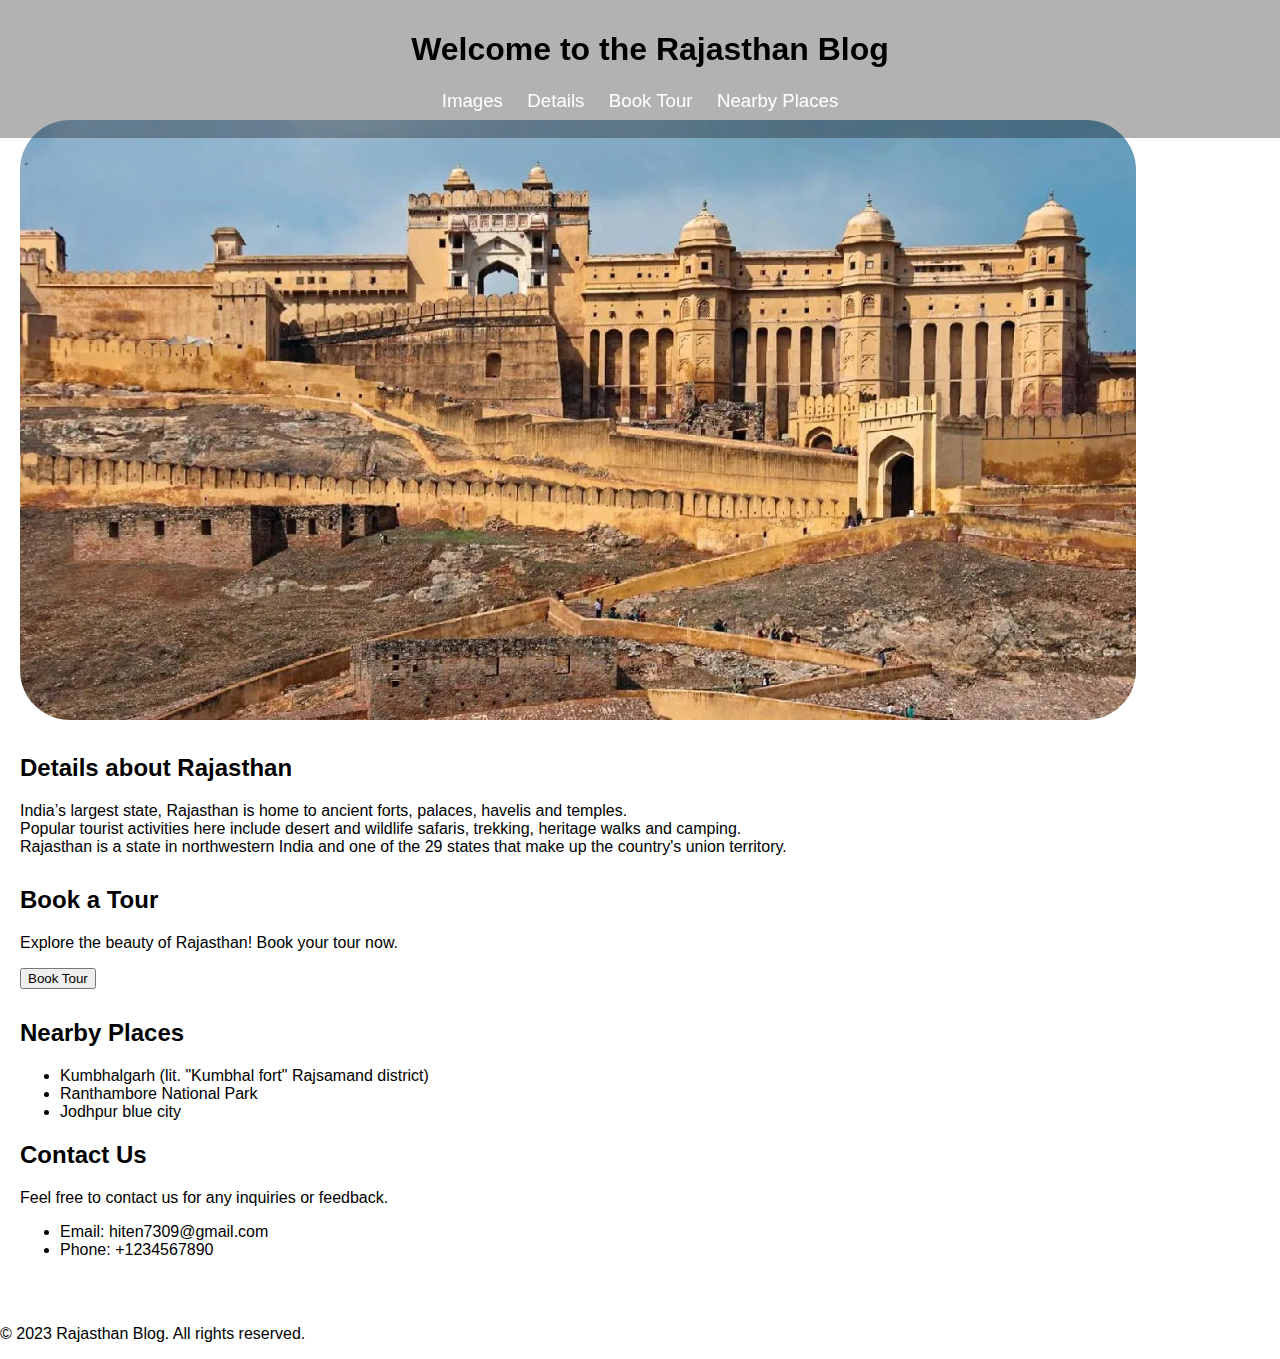
<file: miniproject/rajasthan.html>
<!DOCTYPE html>
<html lang="en">
<head>
    <meta charset="UTF-8">
    <meta name="viewport" content="width=device-width, initial-scale=1.0">
    <title>Rajasthan Blog</title>
    <link rel="stylesheet" href="kashmir.css">
    <link href="https://cdn.jsdelivr.net/npm/bootstrap@5.3.2/dist/css/bootstrap.min.css" rel="stylesheet" integrity="sha384-T3c6CoIi6uLrA9TneNEoa7RxnatzjcDSCmG1MXxSR1GAsXEV/Dwwykc2MPK8M2HN" crossorigin="anonymous">
</head>
<body>
    <header>
        <h1>Welcome to the Rajasthan Blog</h1>
        <nav>
            <ul>
                <li><a href="#images">Images</a></li>
                <li><a href="#details">Details</a></li>
                <li><a href="#book-tour">Book Tour</a></li>
                <li><a href="#nearby-places">Nearby Places</a></li>
            </ul>
        </nav>
    </header>
  
    <main>
        <section class="text-start">
    
            <img id="blog-image" class = " img1 img-responsive img- mx-auto img-fluid d-block" src="images\jaipur-amer-fort-1.webp"alt="Rajasthan" style="width: 90%; height: 600px;"/>
         </section>
        <section id="details">
            <h2></h2>
            <p class="text-dark-emphasis">
                
            </p>
        </section>
        <section id="details" class="mt-5 mb-5">
            <div class="card shadow">
                <div class="card-body">
                    <h2 class="card-title">Details about Rajasthan</h2>
                    <p class="card-text text-dark-emphasis">
                        India’s largest state, Rajasthan is home to ancient forts, palaces, havelis and temples.<br>
                         Popular tourist activities here include desert and wildlife safaris, trekking, heritage walks and camping.<br>
                         Rajasthan is a state in northwestern India and one of the 29 states that make up the country's union territory.<br>

                    </p>
                </div>
            </div>
        </section>
  
        <section id="book-tour" class="text-center">
        <div class="card d-inline-block shadow">
            <div class="card-body">
                <h2 class="card-title">Book a Tour</h2>
                <p class="card-text">Explore the beauty of Rajasthan! Book your tour now.</p>
                <button class="btn btn-danger" onclick="window.location.href = 'enquiry.html';">Book Tour</button>
            </div>
        </div>
    </section>
        
        <section id="nearby-places" class="row mt-5">
            <div class="col-md-6">
                <div class="card shadow">
                    <div class="card-body">
                        <h2 class="card-title">Nearby Places</h2>
                        <ul>
                            <li>Kumbhalgarh (lit. "Kumbhal fort" Rajsamand district)</li>
                            <li>Ranthambore National Park</li>
                            <li>Jodhpur blue city</li>
                            <!-- Add more nearby places here -->
                        </ul>
                    </div>
                </div>
            </div>
            <div class="col-md-6">
                <div class="card shadow">
                    <div class="card-body">
                        <h2 class="card-title">Contact Us</h2>
                        <p class="card-text">Feel free to contact us for any inquiries or feedback.</p>
                        <ul>
                            <li>Email: hiten7309@gmail.com</li>
                            <li>Phone: +1234567890</li>
                            <!-- Add more contact details here -->
                        </ul>
                    </div>
                </div>
            </div>
        </section>
    </main>
    
    <footer class="bg-dark text-light text-center py-3">
        <p>&copy; 2023 Rajasthan Blog. All rights reserved.</p>
    </footer>

    <script type="text/javascript" src=""></script>
    <script src="https://cdn.jsdelivr.net/npm/bootstrap@5.3.2/dist/js/bootstrap.bundle.min.js" integrity="sha384-C6RzsynM9kWDrMNeT87bh95OGNyZPhcTNXj1NW7RuBCsyN/o0jlpcV8Qyq46cDfL" crossorigin="anonymous"></script>
</body>
</html>
</file>
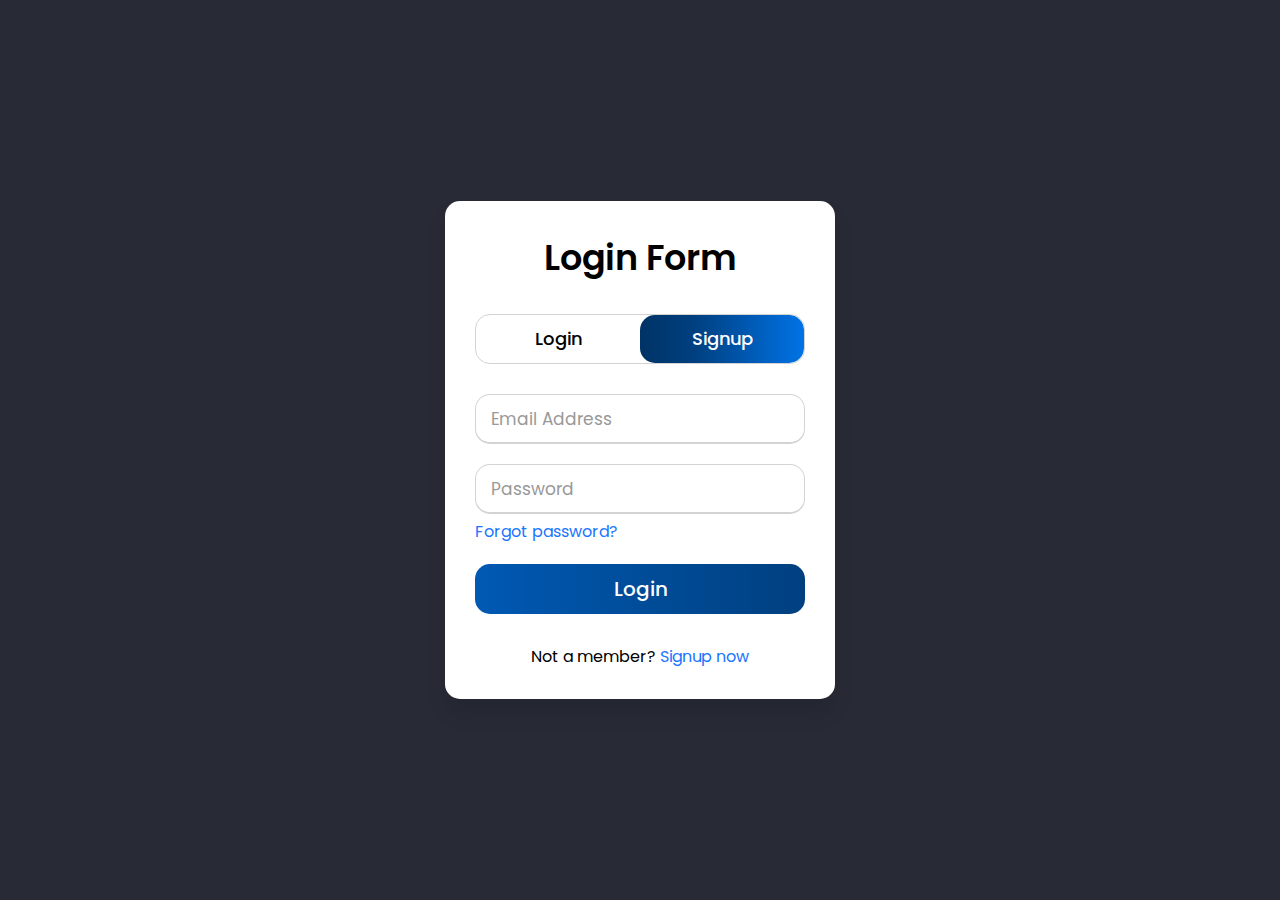
<file: miniproject/signup.html>
<!DOCTYPE html>
<html lang="en" >
<head>
  <meta charset="UTF-8">
  <title>CodePen - login &amp; signup form</title>
  <link rel="stylesheet" href="./style1.css">

</head>
<body>
<!-- partial:index.partial.html -->
<div class="wrapper">
  <div class="title-text">
    <div class="title login">Login Form</div>
    <div class="title signup">Signup Form</div>
  </div>
  <div class="form-container">
    <div class="slide-controls">
      <input type="radio" name="slide" id="login" >
      <input type="radio" name="slide" id="signup" checked>
      <label for="login" class="slide login">Login</label>
      <label for="signup" class="slide signup">Signup</label>
      <div class="slider-tab"></div>
    </div>
    <div class="form-inner">
      <form action="#" class="login">
        <div class="field">
          <input type="text" placeholder="Email Address" required>
        </div>
        <div class="field">
          <input type="password" placeholder="Password" required>
        </div>
        <div class="pass-link"><a href="#">Forgot password?</a></div>
        <div class="field btn">
          <div class="btn-layer"></div>
          <input type="submit" value="Login">
        </div>
        <div class="signup-link">Not a member? <a href="#">Signup now</a></div>
      </form>
      <form action="#" class="signup">
        <div class="field">
          <input type="text" placeholder="Email Address" required>
        </div>
        <div class="field">
          <input type="password" placeholder="Password" required>
        </div>
        <div class="field">
          <input type="password" placeholder="Confirm password" required>
        </div>
        <div class="field btn">
          <div class="btn-layer"></div>
          <input type="submit" value="Signup">
        </div>
      </form>
    </div>
  </div>
</div>
<!-- partial -->
  <script  src="./script1.js"></script>

</body>
</html>
</file>
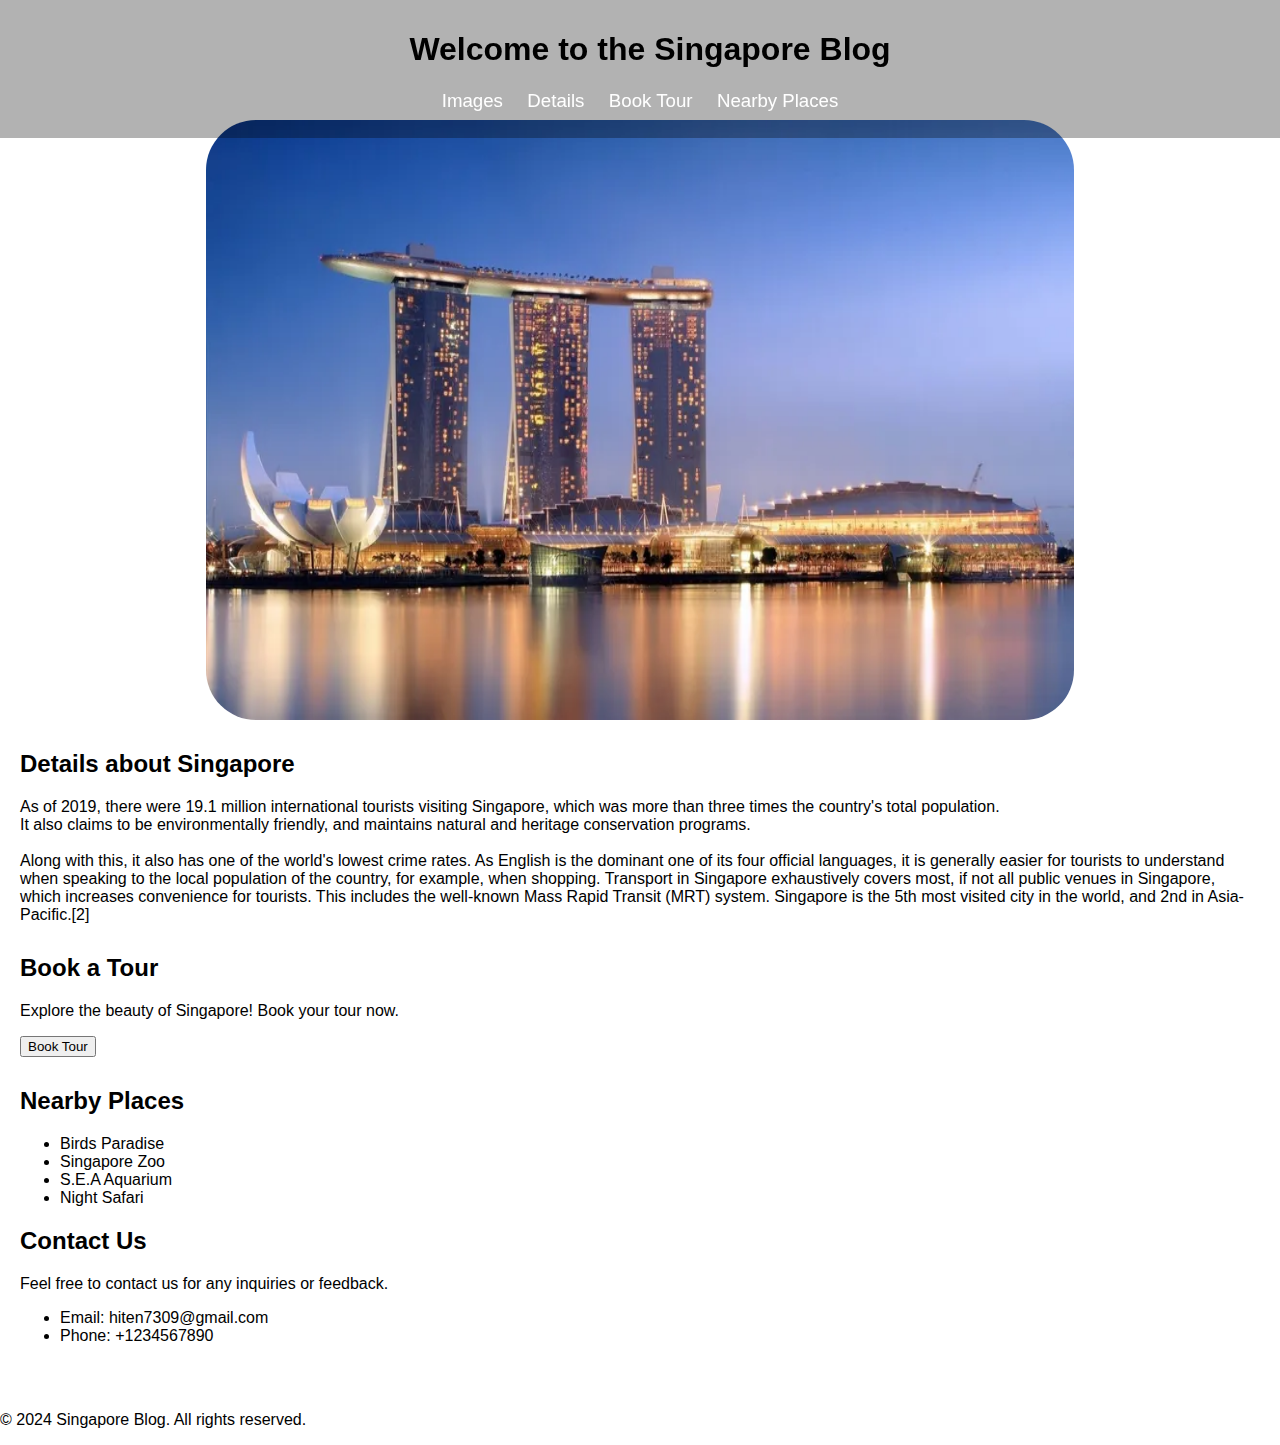
<file: miniproject/singapore.html>
<!DOCTYPE html>
<html lang="en">
<head>
    <meta charset="UTF-8">
    <meta name="viewport" content="width=device-width, initial-scale=1.0">
    <title>Singapore Blog</title>
    <link rel="stylesheet" href="kashmir.css">
    <link href="https://cdn.jsdelivr.net/npm/bootstrap@5.3.2/dist/css/bootstrap.min.css" rel="stylesheet" integrity="sha384-T3c6CoIi6uLrA9TneNEoa7RxnatzjcDSCmG1MXxSR1GAsXEV/Dwwykc2MPK8M2HN" crossorigin="anonymous">
    <style>
        .fade-in-out {
    transition: opacity 1.5s ease-in-out;
    opacity: 1;
    }

    .fade-in-out.fade-out {
    opacity: 0.7;
    }
    .centre-img {
        margin: 0 auto; /* This will horizontally center the image */
        display: block; /* Ensures the image behaves as a block element */
    }
    </style>
</head>
<body>
    <header>
        <h1>Welcome to the Singapore Blog</h1>
        <nav>
            <ul>
                <li><a href="#images">Images</a></li>
                <li><a href="#details">Details</a></li>
                <li><a href="#book-tour">Book Tour</a></li>
                <li><a href="#nearby-places">Nearby Places</a></li>
            </ul>
        </nav>
    </header>
  
    <main>
        <section class="text-start">
            <img id="blog-image" class="img-responsive img-mx-auto img-fluid d-block fade-in-out centre-img" src="images/singapore1.jpg" alt="singapore" style="width: 70%; height: 600px;" />
        </section>
        <section id="details">
            <h2></h2>
            <p class="text-dark-emphasis">
                
            </p>
        </section>
        <section id="details" class="mt-5 mb-5">
            <div class="card shadow">
                <div class="card-body">
                    <h2 class="card-title">Details about Singapore</h2>
                    <p class="card-text text-dark-emphasis">
                        As of 2019, there were 19.1 million international tourists visiting Singapore, which was more than three times the country's total population.<br>
                         It also claims to be environmentally friendly, and maintains natural and heritage conservation programs.<br><br>
                          Along with this, it also has one of the world's lowest crime rates. As English is the dominant one of its four official languages, it is generally easier for tourists to understand when speaking to the local population of the country, for example, when shopping. Transport in Singapore exhaustively covers most, if not all public venues in Singapore, which increases convenience for tourists. This includes the well-known Mass Rapid Transit (MRT) system. Singapore is the 5th most visited city in the world, and 2nd in Asia-Pacific.[2]  
                    </p>
                </div>
            </div>
        </section>
  
        <section id="book-tour" class="text-center">
        <div class="card d-inline-block shadow">
            <div class="card-body">
                <h2 class="card-title">Book a Tour</h2>
                <p class="card-text">Explore the beauty of Singapore! Book your tour now.</p>
                <button class="btn btn-danger" onclick="window.location.href = 'enquiry.html';">Book Tour</button>
            </div>
        </div>
    </section>
        
        <section id="nearby-places" class="row mt-5">
            <div class="col-md-6">
                <div class="card shadow">
                    <div class="card-body">
                        <h2 class="card-title">Nearby Places </h2>
                        <ul>  
                            <li>Birds Paradise</li>
                            <li>Singapore Zoo</li>
                            <li>S.E.A Aquarium</li>
                            <li>Night Safari</li>
                        </ul>
                    </div>
                </div>
            </div>
            <div class="col-md-6">
                <div class="card shadow">
                    <div class="card-body">
                        <h2 class="card-title">Contact Us</h2>
                        <p class="card-text">Feel free to contact us for any inquiries or feedback.</p>
                        <ul>
                            <li>Email: hiten7309@gmail.com</li>
                            <li>Phone: +1234567890</li>
                            <!-- Add more contact details here -->
                        </ul>
                    </div>
                </div>
            </div>
        </section>
    </main>
    
    <footer class="bg-dark text-light text-center py-3">
        <p>&copy; 2024 Singapore Blog. All rights reserved.</p>
    </footer>

    <script>
       var images = ["singapore1.jpg", "singapore2.jpg", "singapore3.jpg", "singapore4.jpg"];
var currentIndex = 0;
var img = document.getElementById("blog-image");

setInterval(function() {
    currentIndex = (currentIndex + 1) % images.length;
    var nextImg = new Image();
    nextImg.src = "images/" + images[currentIndex];
    nextImg.onload = function() {
        img.classList.add("fade-out");
        setTimeout(function() {
            img.src = nextImg.src;
            img.classList.remove("fade-out");
        }, 900); // Delay changing the image until the fade-out animation completes
    };
}, 2000);
</script>
</body>
</html>
</file>
<file: miniproject/kashmir.css>
/* General styles */
body {
    font-family: Arial, sans-serif;
    margin: 0;
    padding: 0;
    height: 100%; /* Set body height to 100% */
    width: 100%;
    
}

header {
    background-color: rgba(0,0,0,0.3);
    padding: 10px;
    text-align: center;
    position: fixed; /* Fixed position to keep it on top */
    top: 0;
    width: 100%; /* Set header width to 100% */
}

header > nav > ul > li > a {
    color: white;
    font-size: 14pt;
    text-decoration: none;
}

nav ul {
    list-style: none;
    padding: 0;
}

nav ul li {
    display: inline;
    margin-right: 20px;
}

main {
    padding: 20px;
    margin-top: 100px; /* Adjust margin-top to make space for the fixed header */
}

section {
    margin-bottom: 30px;
}

section .text-start{
    margin-top: 80px;
}

/* Responsive styles */
@media (min-width: 768px) {
    .image-container {
        flex-direction: row;
    }

    .image {
        flex: 1;
        margin-right: 20px;
    }

    .image-details {
        flex: 1;
    }
}

#blog-image{
    border-radius: 50px;
}
</file>
<file: miniproject/style1.css>
@import url("https://fonts.googleapis.com/css?family=Poppins:400,500,600,700&display=swap");
* {
  margin: 0;
  padding: 0;
  box-sizing: border-box;
  font-family: "Poppins", sans-serif;
}
html,
body {
  display: grid;
  height: 100%;
  width: 100%;
  place-items: center;
  background: #282a36;
}
::selection {
  background: #1a75ff;
  color: #fff;
}
.wrapper {
  overflow: hidden;
  max-width: 390px;
  background: #fff;
  padding: 30px;
  border-radius: 15px;
  box-shadow: 0px 15px 20px rgba(0, 0, 0, 0.1);
}
.wrapper .title-text {
  display: flex;
  width: 200%;
}
.wrapper .title {
  width: 50%;
  font-size: 35px;
  font-weight: 600;
  text-align: center;
  transition: all 0.6s cubic-bezier(0.68, -0.55, 0.265, 1.55);
}
.wrapper .slide-controls {
  position: relative;
  display: flex;
  height: 50px;
  width: 100%;
  overflow: hidden;
  margin: 30px 0 10px 0;
  justify-content: space-between;
  border: 1px solid lightgrey;
  border-radius: 15px;
}
.slide-controls .slide {
  height: 100%;
  width: 100%;
  color: #fff;
  font-size: 18px;
  font-weight: 500;
  text-align: center;
  line-height: 48px;
  cursor: pointer;
  z-index: 1;
  transition: all 0.6s ease;
}
.slide-controls label.signup {
  color: #000;
}
.slide-controls .slider-tab {
  position: absolute;
  height: 100%;
  width: 50%;
  left: 0;
  z-index: 0;
  border-radius: 15px;
  background: -webkit-linear-gradient(left, #003366, #004080, #0059b3, #0073e6);
  transition: all 0.6s cubic-bezier(0.68, -0.55, 0.265, 1.55);
}
input[type="radio"] {
  display: none;
}
#signup:checked ~ .slider-tab {
  left: 50%;
}
#signup:checked ~ label.signup {
  color: #fff;
  cursor: default;
  user-select: none;
}
#signup:checked ~ label.login {
  color: #000;
}
#login:checked ~ label.signup {
  color: #000;
}
#login:checked ~ label.login {
  cursor: default;
  user-select: none;
}
.wrapper .form-container {
  width: 100%;
  overflow: hidden;
}
.form-container .form-inner {
  display: flex;
  width: 200%;
}
.form-container .form-inner form {
  width: 50%;
  transition: all 0.6s cubic-bezier(0.68, -0.55, 0.265, 1.55);
}
.form-inner form .field {
  height: 50px;
  width: 100%;
  margin-top: 20px;
}
.form-inner form .field input {
  height: 100%;
  width: 100%;
  outline: none;
  padding-left: 15px;
  border-radius: 15px;
  border: 1px solid lightgrey;
  border-bottom-width: 2px;
  font-size: 17px;
  transition: all 0.3s ease;
}
.form-inner form .field input:focus {
  border-color: #1a75ff;
  /* box-shadow: inset 0 0 3px #fb6aae; */
}
.form-inner form .field input::placeholder {
  color: #999;
  transition: all 0.3s ease;
}
form .field input:focus::placeholder {
  color: #1a75ff;
}
.form-inner form .pass-link {
  margin-top: 5px;
}
.form-inner form .signup-link {
  text-align: center;
  margin-top: 30px;
}
.form-inner form .pass-link a,
.form-inner form .signup-link a {
  color: #1a75ff;
  text-decoration: none;
}
.form-inner form .pass-link a:hover,
.form-inner form .signup-link a:hover {
  text-decoration: underline;
}
form .btn {
  height: 50px;
  width: 100%;
  border-radius: 15px;
  position: relative;
  overflow: hidden;
}
form .btn .btn-layer {
  height: 100%;
  width: 300%;
  position: absolute;
  left: -100%;
  background: -webkit-linear-gradient(
    right,
    #003366,
    #004080,
    #0059b3,
    #0073e6
  );
  border-radius: 15px;
  transition: all 0.4s ease;
}
form .btn:hover .btn-layer {
  left: 0;
}
form .btn input[type="submit"] {
  height: 100%;
  width: 100%;
  z-index: 1;
  position: relative;
  background: none;
  border: none;
  color: #fff;
  padding-left: 0;
  border-radius: 15px;
  font-size: 20px;
  font-weight: 500;
  cursor: pointer;
}
</file>
<file: miniproject/style.css>
/* Reset some default styles */
body,
h1,
h2,
h3,
p,
ul,
li {
  margin: 0;
  padding: 0;
}
/* ... (previous styles) ... */

.hero {
  background-image: url("images/Background1.jpg");

  background-size: cover;
    background-position: center;
  height: 80vh; /* Set to 80% of viewport height */
  position: relative;
  z-index: 100;
  display: flex;
  flex-direction: column;
  justify-content: center;
  align-items: center;
  text-align: center;
}
nav.scrolled {
  background-color: #000;
}

.hero-content {
  margin-top: 20px; /* Adjust the margin as needed */
}

.hero-content img {
  max-width: 50%;
  height: auto;
  border-radius: 50%;
  opacity: 0.75;
}

.enquiry-button {
  display: inline-block;
  padding: 10px 20px;
  background-color: #4a2902; /* Button background color */
  color: #fff;
  text-decoration: none;
  border-radius: 5px;
  font-weight: bold;
  transition: background-color 0.3s;
  margin-top: 3rem;
}

.enquiry-button:hover {
  background-color: #fdfeff6c; /* Button background color on hover */
  color: #470101;
}
.navbar {
  background-color: rgba(0, 0, 0, 0.461);
  color: #fff;
  padding: 10px 0;
  display: flex;
  justify-content: space-between;
  align-items: center;

  background-repeat: repeat;
}
.main {
  position: fixed;
  top: 0;
  z-index: 1000;
  width: 100%;
}
.menu {
  list-style: none;
  display: flex;
}

.menu li {
  margin-right: 20px;
}

.menu a {
  text-decoration: none;
  color: #fff;
}

/* Hamburger menu icon */
.mobile-menu-toggle {
  display: none;
  font-size: 24px;
  cursor: pointer;
  padding: 10px;
}

/* Media query for small screens (max-width: 768px) */
@media screen and (max-width: 768px) {
  .menu {
    display: none;
    flex-direction: column;
    position: absolute;
    top: 60px;
    left: 0;
    background-color: #333;
    width: 100%;
    z-index: 1;
  }

  .menu.active {
    display: flex;
  }

  .menu li {
    margin: 10px 0;
    text-align: center;
  }

  .mobile-menu-toggle {
    display: block;
  }
}
/* ... (previous styles) ... */

.user-buttons {
  display: flex;
  align-items: center;
}

.login-button,
.signup-button {
  text-decoration: none;
  color: #fff;
  padding: 10px;
  margin-left: 20px;
  border: 1px solid #fff;
  border-radius: 5px;
  transition: background-color 0.3s, color 0.3s;
}

.login-button:hover,
.signup-button:hover {
  background-color: #fff;
  color: #333;
}

/* ... (media query for small screens) ... */
/* Reset some default styles */
body,
h1,
h2,
p,
ul,
li {
  margin: 0;
  padding: 0;
}

/* Header styles */
header {
  background-color: #333;
  color: #fff;
  text-align: center;
  padding: 20px 0;
}

h1 {
  font-size: 32px;
}

h2 {
  font-size: 24px;
  margin-top: 10px;
}

/* Tour package styles */
.tour-packages {
  display: flex;
  flex-wrap: wrap;
  justify-content: space-evenly;
  padding: 20px;
}

.package {
  width: calc(23%);
  text-align: center;
  margin: 10px;
  padding: 20px;
  background-color: #f9f9f9;
  border-radius: 10px;
  box-shadow: 0 0 10px rgba(0, 0, 0, 0.2);
  transition: transform 0.2s;
  overflow: hidden;
}

.package img {
  max-width: 90%;
  height: auto;
  max-height: 350px; /* Set max height for the images */
}

.package p {
  margin-top: 10px;
  font-weight: bold;
}

/* Media query for responsiveness */
@media screen and (max-width: 768px) {
  h1 {
    font-size: 28px;
  }

  h2 {
    font-size: 22px;
  }

  .tour-packages {
    flex-direction: column;
  }

  /* .package {
    
  } */
}


/* Reset some default styles */
body,
h1,
h2,
p,
ul,
li {
  margin: 0;
  padding: 0;
}

/* Header styles */
header {
  background-color: #333;
  color: #fff;
  text-align: center;
  padding: 20px 0;
}

h1 {
  font-size: 32px;
}

/* Service card styles */
.services {
  display: flex;
  flex-wrap: wrap;
  justify-content: space-between;
  padding: 20px;
}

.service-card {
  width: calc(23%); /* Adjust card width as needed */
  margin: 10px;
  padding: 20px;
  background-color: #f9f9f9;
  border-radius: 10px;
  box-shadow: 0 0 10px rgba(0, 0, 0, 0.2);
  text-align: center;
  transition: transform 0.2s;
  overflow: hidden; /* Ensure text doesn't overflow */
}

.service-card img {
  max-width: 100%;
  height: auto;
  max-height: 200px; /* Adjust the maximum image height */
}

.service-card h2 {
  font-size: 24px;
  margin: 10px 0;
}

.service-card p {
  font-size: 16px;
  color: #666;
  padding: 10px 0;
}

/* Media query for responsiveness */
@media screen and (max-width: 768px) {
  .services {
    flex-direction: column;
    align-items: center;
  }

  .service-card {
    width: 80%;
   
  }

  .tour-packages {
    text-align: center; /* Center-align content on smaller screens */
}

/* Adjust styles for tour cards or items */
.package {
    width: 80%; /* Make tour cards 80% of the container width */
    margin: 0 auto; /* Center-align tour cards */
    margin-bottom: 20px; /* Add some spacing between tour cards */
}
.contact-container{
  flex-direction: column;
  align-items: center;
}
.contact-details,
.address,
.business-hours {

  width: 75%;
}
}
/* Container for contact sections */
.contact-container {
  display: flex;
  flex-wrap: wrap;
  justify-content: space-evenly;
  margin: 20px;
}

/* Style for each contact section */
.contact-details,
.address,
.business-hours {
  flex-basis: calc(
    33.33% - 20px
  ); 
  
  padding: 20px;
  background-color: #f9f9f9;
  border-radius: 10px;
  box-shadow: 0 0 10px rgba(0, 0, 0, 0.2);
  margin: 10px;
}
</file>
<file: miniproject/style2.css>
/* Reset some default styles */
body, h1, form, label, input, textarea, button {
    margin: 0;
    padding: 0;
}

/* Enquiry container */
.enquiry-container {
    max-width: 500px;
    margin: 0 auto;
    padding: 20px;
    text-align: center;
}

/* Form styles */
form {
    text-align: left;
}

.form-group {
    margin-bottom: 20px;
}

label {
    display: block;
    font-weight: bold;
    margin-bottom: 5px;
}

input[type="text"],
input[type="email"],
textarea {
    width: 100%;
    padding: 10px;
    border: 1px solid #ccc;
    border-radius: 5px;
}

textarea {
    resize: vertical;
}

button {
    background-color: #007bff; /* Button background color */
    color: #fff;
    padding: 10px 20px;
    border: none;
    border-radius: 5px;
    font-weight: bold;
    cursor: pointer;
    transition: background-color 0.3s;
}

button:hover {
    background-color: #0056b3; /* Button background color on hover */
}
</file>
